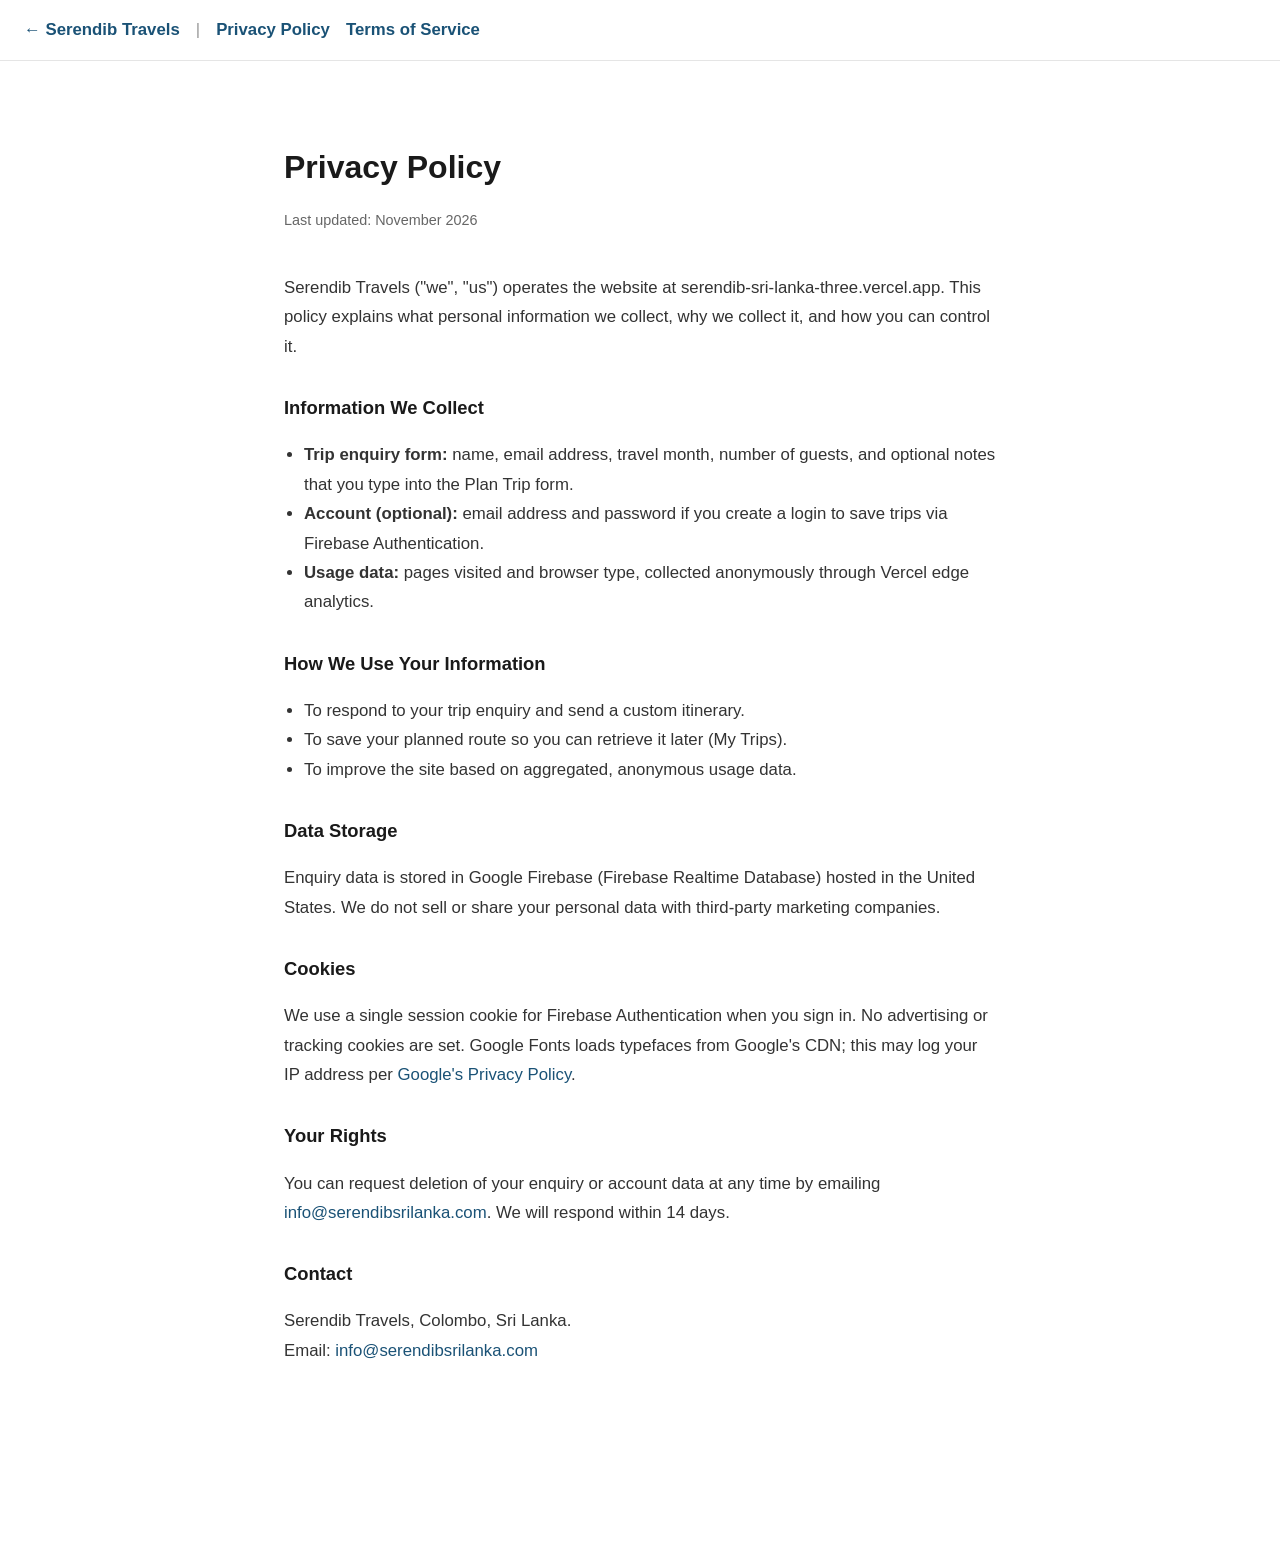
<file: privacy.html>
<!DOCTYPE html>
<html lang="en" dir="ltr">
<head>
  <meta charset="UTF-8" />
  <meta name="viewport" content="width=device-width, initial-scale=1.0" />
  <title>Privacy Policy | Serendib Travels</title>
  <meta name="description" content="Privacy policy for Serendib Travels Sri Lanka tour planning service." />
  <link rel="icon" href="./favicon.ico" />
  <link rel="stylesheet" href="./styles/tokens.css" />
  <link rel="stylesheet" href="./styles/main.css" />
  <style>
    .legal-page { max-width: 760px; margin: 80px auto; padding: 0 24px 80px; font-family: 'Plus Jakarta Sans', sans-serif; color: #1a1a1a; }
    .legal-page h1 { font-size: 2rem; margin-bottom: 8px; }
    .legal-page .meta { color: #666; font-size: 0.9rem; margin-bottom: 40px; }
    .legal-page h2 { font-size: 1.15rem; margin: 32px 0 8px; }
    .legal-page p, .legal-page li { line-height: 1.75; color: #333; }
    .legal-page ul { padding-left: 20px; }
    .legal-page a { color: #1a5276; }
    .legal-nav { display: flex; align-items: center; gap: 16px; padding: 16px 24px; border-bottom: 1px solid #e5e5e5; }
    .legal-nav a { color: #1a5276; text-decoration: none; font-weight: 600; font-family: 'Plus Jakarta Sans', sans-serif; }
  </style>
</head>
<body>
  <nav class="legal-nav">
    <a href="./index.html">← Serendib Travels</a>
    <span style="color:#999;">|</span>
    <a href="./privacy.html">Privacy Policy</a>
    <a href="./terms.html">Terms of Service</a>
  </nav>
  <div class="legal-page">
    <h1>Privacy Policy</h1>
    <p class="meta">Last updated: November 2026</p>

    <p>Serendib Travels ("we", "us") operates the website at serendib-sri-lanka-three.vercel.app. This policy explains what personal information we collect, why we collect it, and how you can control it.</p>

    <h2>Information We Collect</h2>
    <ul>
      <li><strong>Trip enquiry form:</strong> name, email address, travel month, number of guests, and optional notes that you type into the Plan Trip form.</li>
      <li><strong>Account (optional):</strong> email address and password if you create a login to save trips via Firebase Authentication.</li>
      <li><strong>Usage data:</strong> pages visited and browser type, collected anonymously through Vercel edge analytics.</li>
    </ul>

    <h2>How We Use Your Information</h2>
    <ul>
      <li>To respond to your trip enquiry and send a custom itinerary.</li>
      <li>To save your planned route so you can retrieve it later (My Trips).</li>
      <li>To improve the site based on aggregated, anonymous usage data.</li>
    </ul>

    <h2>Data Storage</h2>
    <p>Enquiry data is stored in Google Firebase (Firebase Realtime Database) hosted in the United States. We do not sell or share your personal data with third-party marketing companies.</p>

    <h2>Cookies</h2>
    <p>We use a single session cookie for Firebase Authentication when you sign in. No advertising or tracking cookies are set. Google Fonts loads typefaces from Google's CDN; this may log your IP address per <a href="https://policies.google.com/privacy" target="_blank" rel="noopener">Google's Privacy Policy</a>.</p>

    <h2>Your Rights</h2>
    <p>You can request deletion of your enquiry or account data at any time by emailing <a href="mailto:info@serendibsrilanka.com">info@serendibsrilanka.com</a>. We will respond within 14 days.</p>

    <h2>Contact</h2>
    <p>Serendib Travels, Colombo, Sri Lanka.<br/>Email: <a href="mailto:info@serendibsrilanka.com">info@serendibsrilanka.com</a></p>
  </div>
</body>
</html>
</file>
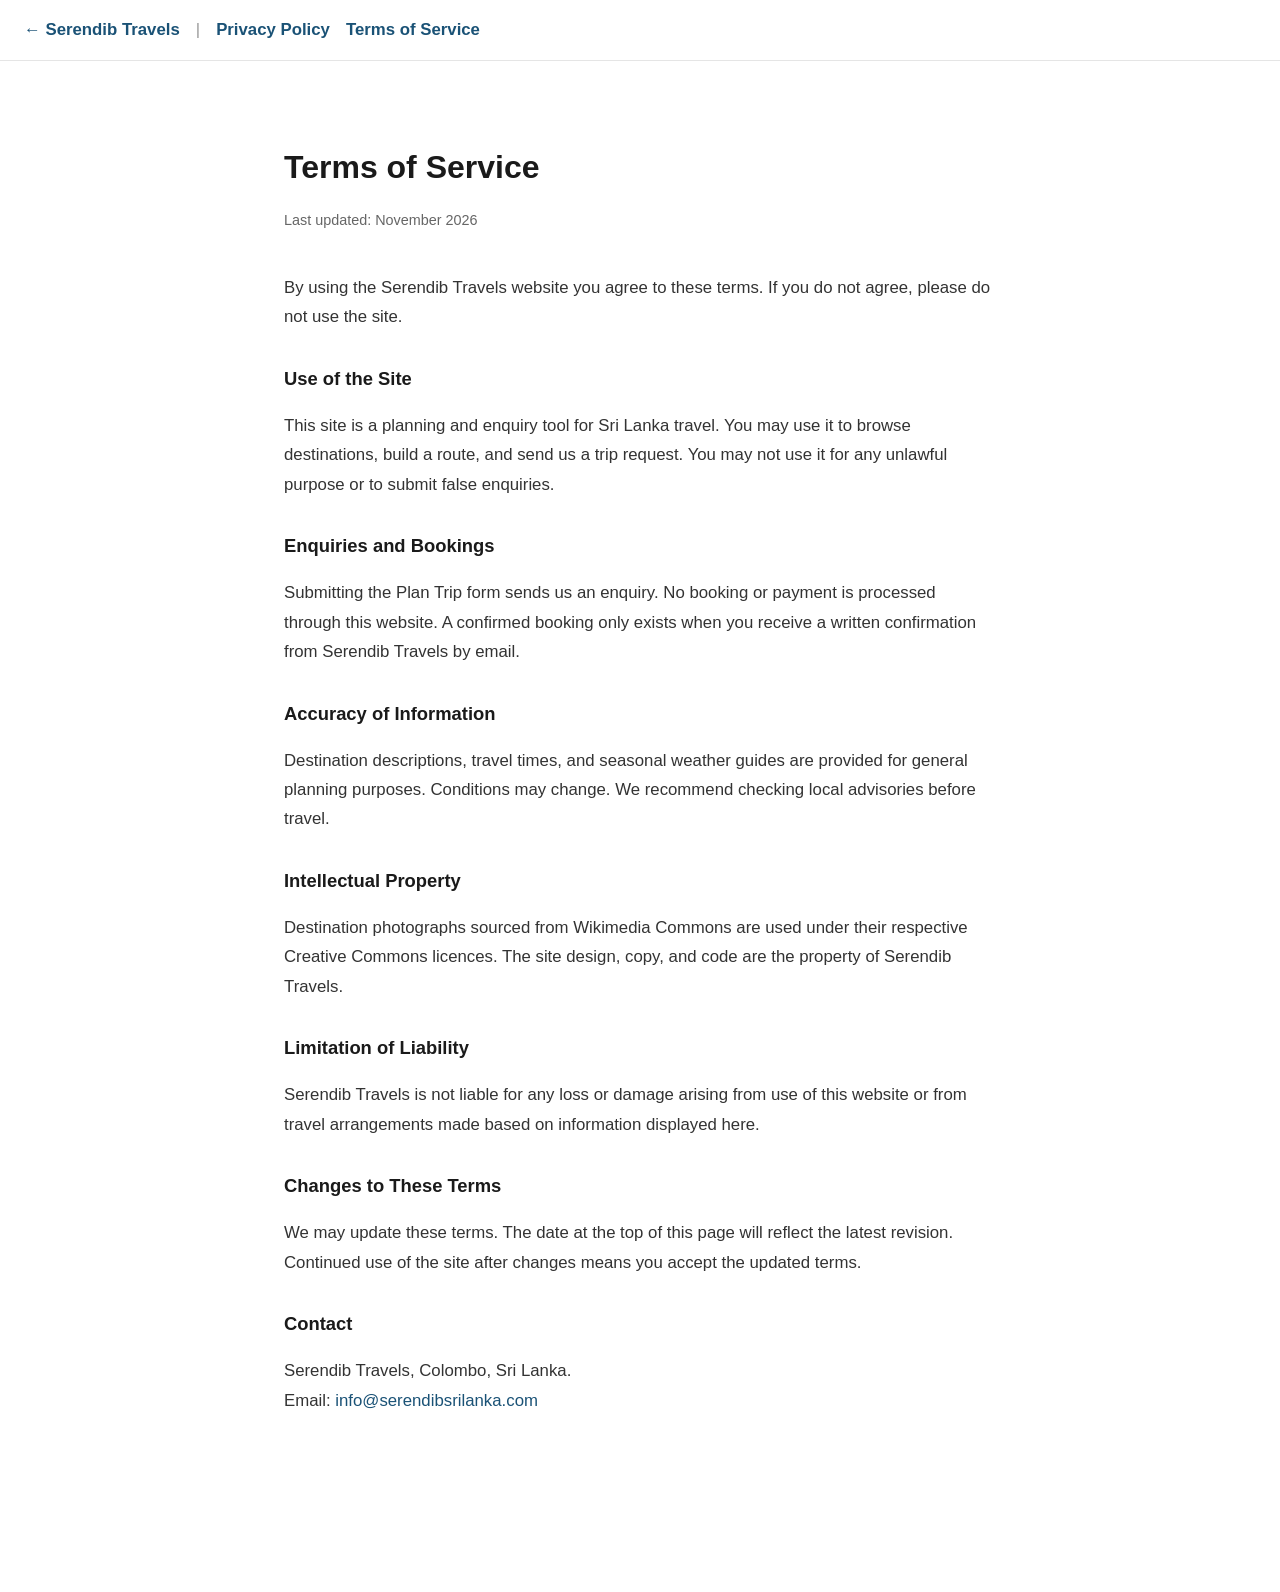
<file: terms.html>
<!DOCTYPE html>
<html lang="en" dir="ltr">
<head>
  <meta charset="UTF-8" />
  <meta name="viewport" content="width=device-width, initial-scale=1.0" />
  <title>Terms of Service | Serendib Travels</title>
  <meta name="description" content="Terms of service for Serendib Travels Sri Lanka tour planning service." />
  <link rel="icon" href="./favicon.ico" />
  <link rel="stylesheet" href="./styles/tokens.css" />
  <link rel="stylesheet" href="./styles/main.css" />
  <style>
    .legal-page { max-width: 760px; margin: 80px auto; padding: 0 24px 80px; font-family: 'Plus Jakarta Sans', sans-serif; color: #1a1a1a; }
    .legal-page h1 { font-size: 2rem; margin-bottom: 8px; }
    .legal-page .meta { color: #666; font-size: 0.9rem; margin-bottom: 40px; }
    .legal-page h2 { font-size: 1.15rem; margin: 32px 0 8px; }
    .legal-page p, .legal-page li { line-height: 1.75; color: #333; }
    .legal-page ul { padding-left: 20px; }
    .legal-page a { color: #1a5276; }
    .legal-nav { display: flex; align-items: center; gap: 16px; padding: 16px 24px; border-bottom: 1px solid #e5e5e5; }
    .legal-nav a { color: #1a5276; text-decoration: none; font-weight: 600; font-family: 'Plus Jakarta Sans', sans-serif; }
  </style>
</head>
<body>
  <nav class="legal-nav">
    <a href="./index.html">← Serendib Travels</a>
    <span style="color:#999;">|</span>
    <a href="./privacy.html">Privacy Policy</a>
    <a href="./terms.html">Terms of Service</a>
  </nav>
  <div class="legal-page">
    <h1>Terms of Service</h1>
    <p class="meta">Last updated: November 2026</p>

    <p>By using the Serendib Travels website you agree to these terms. If you do not agree, please do not use the site.</p>

    <h2>Use of the Site</h2>
    <p>This site is a planning and enquiry tool for Sri Lanka travel. You may use it to browse destinations, build a route, and send us a trip request. You may not use it for any unlawful purpose or to submit false enquiries.</p>

    <h2>Enquiries and Bookings</h2>
    <p>Submitting the Plan Trip form sends us an enquiry. No booking or payment is processed through this website. A confirmed booking only exists when you receive a written confirmation from Serendib Travels by email.</p>

    <h2>Accuracy of Information</h2>
    <p>Destination descriptions, travel times, and seasonal weather guides are provided for general planning purposes. Conditions may change. We recommend checking local advisories before travel.</p>

    <h2>Intellectual Property</h2>
    <p>Destination photographs sourced from Wikimedia Commons are used under their respective Creative Commons licences. The site design, copy, and code are the property of Serendib Travels.</p>

    <h2>Limitation of Liability</h2>
    <p>Serendib Travels is not liable for any loss or damage arising from use of this website or from travel arrangements made based on information displayed here.</p>

    <h2>Changes to These Terms</h2>
    <p>We may update these terms. The date at the top of this page will reflect the latest revision. Continued use of the site after changes means you accept the updated terms.</p>

    <h2>Contact</h2>
    <p>Serendib Travels, Colombo, Sri Lanka.<br/>Email: <a href="mailto:info@serendibsrilanka.com">info@serendibsrilanka.com</a></p>
  </div>
</body>
</html>
</file>
<file: styles/tokens.css>
/* Serendib Travels - Theme & Layout Tokens */

:root {
  color-scheme: light;

  /* Light Palette */
  --bg-limestone: #FFFFFF;
  --bg-sandstone: #F2F7F9;
  --bg-compass: #EAF3F6;
  --bg-compass-card: #FFFFFF;
  --bg-map-frame: #092736;
  --bg-cream: #FFFFFF;
  --bg-input: #FFFFFF;
  --bg-forest: #08222E;
  --bg-forest-elevated: #103445;
  --bg-header-scrolled: color-mix(in oklab, #FFFFFF 94%, transparent);

  --ink-primary: #0B222D;
  --ink-secondary: #47606D;
  --ink-muted: #647D8A;
  --ink-compass: #0B222D;
  --ink-compass-muted: #47606D;
  --ink-on-dark: #F2F8FA;
  --ink-on-dark-muted: rgba(242, 248, 250, 0.78);

  --accent-terracotta: #0077B6;
  --accent-terracotta-hover: #005E91;
  --accent-tea: #0F9D8A;
  --accent-brass: #E29D26;

  --hairline: rgba(11, 34, 45, 0.09);
  --hairline-strong: rgba(11, 34, 45, 0.18);
  --hairline-compass: rgba(11, 34, 45, 0.1);
  --hairline-on-dark: rgba(242, 248, 250, 0.16);

  --spotlight-color: rgba(0, 119, 182, 0.06);
  --status-info-bg: rgba(15, 157, 138, 0.1);

  /* Typography — Optical Fraunces Display + Crisp Plus Jakarta Sans UI */
  --font-display: 'Fraunces', 'Noto Sans Tamil', 'Noto Sans Devanagari', 'Noto Naskh Arabic', 'Noto Sans JP', 'Noto Sans KR', 'Noto Sans SC', Georgia, serif;
  --font-sans: 'Plus Jakarta Sans', 'Noto Sans Tamil', 'Noto Sans Devanagari', 'Noto Naskh Arabic', 'Noto Sans JP', 'Noto Sans KR', 'Noto Sans SC', -apple-system, BlinkMacSystemFont, 'Segoe UI', sans-serif;
  --font-mono: 'Plus Jakarta Sans', 'IBM Plex Mono', system-ui, sans-serif;

  /* Fluid Type Scale */
  --text-xs: 0.78rem;
  --text-sm: 0.89rem;
  --text-base: clamp(0.96rem, 0.93rem + 0.16vw, 1.05rem);
  --text-lg: clamp(1.1rem, 1.04rem + 0.28vw, 1.25rem);
  --text-xl: clamp(1.32rem, 1.18rem + 0.7vw, 1.85rem);
  --text-2xl: clamp(1.7rem, 1.44rem + 1.5vw, 2.75rem);
  --text-hero: clamp(2.15rem, 1.55rem + 3.4vw, 4.75rem);

  /* Spacing & Layout */
  --container-max: 1320px;
  --gutter: clamp(1rem, 3vw, 2.75rem);
  --section-py: clamp(2.25rem, 4.4vw, 4.75rem);

  /* Motion & View Transition Origin */
  --ease-smooth: cubic-bezier(0.22, 1, 0.36, 1);
  --transition-fast: 200ms var(--ease-smooth);
  --transition-med: 360ms var(--ease-smooth);
  --transition-slow: 600ms var(--ease-smooth);
  --vt-x: 90%;
  --vt-y: 36px;

  /* Radii & Shadows */
  --radius-sharp: 12px;
  --radius-card: 18px;
  --radius-soft: 20px;
  --radius-pill: 999px;
  --shadow-card: 0 4px 18px rgba(8, 34, 46, 0.055), 0 1px 3px rgba(8, 34, 46, 0.04);
  --shadow-card-hover: 0 16px 36px rgba(8, 34, 46, 0.11);
  --shadow-drawer: -12px 0 44px rgba(14, 22, 18, 0.16);
  --shadow-sheet: 0 -10px 36px rgba(14, 22, 18, 0.18);
  --shadow-popover: 0 16px 40px rgba(14, 22, 18, 0.14);
}

/* Dark Palette */
[data-theme="dark"] {
  color-scheme: dark;

  --bg-limestone: #07151D;
  --bg-sandstone: #0C1F2A;
  --bg-compass: #0A1B24;
  --bg-compass-card: #112834;
  --bg-map-frame: #06141B;
  --bg-cream: #10242F;
  --bg-input: #0B1D27;
  --bg-forest: #040E14;
  --bg-forest-elevated: #0E2734;
  --bg-header-scrolled: color-mix(in oklab, #07151D 92%, transparent);

  --ink-primary: #EEF6F9;
  --ink-secondary: #B9CED6;
  --ink-muted: #8FAAB6;
  --ink-compass: #EEF6F9;
  --ink-compass-muted: #B9CED6;
  --ink-on-dark: #EEF6F9;
  --ink-on-dark-muted: #B9CED6;

  --accent-terracotta: #26B0E8;
  --accent-terracotta-hover: #4DC4F5;
  --accent-tea: #2DD4BF;
  --accent-brass: #F4B852;

  --hairline: rgba(238, 246, 249, 0.12);
  --hairline-strong: rgba(238, 246, 249, 0.24);
  --hairline-compass: rgba(238, 246, 249, 0.12);
  --hairline-on-dark: rgba(238, 246, 249, 0.14);

  --spotlight-color: rgba(38, 176, 232, 0.08);
  --status-info-bg: rgba(45, 212, 191, 0.14);

  --shadow-card: 0 4px 16px rgba(0, 0, 0, 0.24);
  --shadow-card-hover: 0 14px 32px rgba(0, 0, 0, 0.36);
  --shadow-drawer: -12px 0 48px rgba(0, 0, 0, 0.48);
  --shadow-sheet: 0 -10px 40px rgba(0, 0, 0, 0.48);
  --shadow-popover: 0 18px 44px rgba(0, 0, 0, 0.46);
}
</file>
<file: styles/main.css>
/* Serendib Travels - Main Stylesheet */

@layer reset, base, components, utilities;

@layer reset {
  *,
  *::before,
  *::after {
    box-sizing: border-box;
  }

  html {
    scroll-behavior: smooth;
    -webkit-text-size-adjust: 100%;
    background-color: var(--bg-limestone);
  }

  @media (prefers-reduced-motion: reduce) {
    html {
      scroll-behavior: auto;
    }
    *,
    *::before,
    *::after {
      animation-duration: 0.01ms !important;
      animation-iteration-count: 1 !important;
      transition-duration: 0.01ms !important;
    }
  }

  body {
    margin: 0;
    font-family: var(--font-sans);
    font-size: var(--text-base);
    line-height: 1.65;
    color: var(--ink-primary);
    background-color: var(--bg-limestone);
    overflow-x: clip;
    -webkit-font-smoothing: antialiased;
    -moz-osx-font-smoothing: grayscale;
    transition: background-color 320ms ease, color 320ms ease;
  }

  body.drawer-open {
    overflow: hidden;
  }

  img {
    display: block;
    max-width: 100%;
    height: auto;
  }

  button,
  input,
  select,
  textarea {
    font: inherit;
    color: inherit;
  }

  a {
    color: inherit;
    text-decoration: none;
  }
}

@layer base {
  :focus-visible {
    outline: 2px solid var(--accent-terracotta);
    outline-offset: 3px;
  }

  /* Typographic harmony for non-Latin scripts */
  :is(html[lang="ta"], html[lang="hi"], html[lang="ar"], html[lang="ja"], html[lang="ko"], html[lang="zh"]) .display-serif {
    letter-spacing: -0.01em;
    line-height: 1.24;
  }

  :is(html[lang="ta"], html[lang="hi"], html[lang="ar"]) .mono-label,
  :is(html[lang="ta"], html[lang="hi"], html[lang="ar"]) .eyebrow,
  :is(html[lang="ta"], html[lang="hi"], html[lang="ar"]) .text-link-btn {
    letter-spacing: 0.02em;
    text-transform: none;
  }

  /* View Transitions API — Tactile Circular Theme Reveal */
  ::view-transition-old(root),
  ::view-transition-new(root) {
    animation: none;
    mix-blend-mode: normal;
  }

  ::view-transition-new(root) {
    animation: theme-circle-reveal 520ms var(--ease-smooth);
  }

  @keyframes theme-circle-reveal {
    from {
      clip-path: circle(0px at var(--vt-x) var(--vt-y));
    }
    to {
      clip-path: circle(150vmax at var(--vt-x) var(--vt-y));
    }
  }

  .container {
    width: min(100% - (var(--gutter) * 2), var(--container-max));
    margin-inline: auto;
  }

  .sr-only {
    position: absolute;
    width: 1px;
    height: 1px;
    padding: 0;
    margin: -1px;
    overflow: hidden;
    clip: rect(0, 0, 0, 0);
    white-space: nowrap;
    border: 0;
  }

  .mono-label {
    font-family: var(--font-mono);
    font-size: 0.78rem;
    letter-spacing: 0.04em;
    font-weight: 600;
  }

  .display-serif {
    font-family: var(--font-display);
    font-weight: 500;
    line-height: 1.12;
    letter-spacing: -0.018em;
  }

  .display-serif em {
    font-style: normal;
    font-weight: inherit;
  }

  .section {
    padding-block: var(--section-py);
    position: relative;
  }

  .section--sand {
    background-color: var(--bg-sandstone);
  }

  .section--forest {
    background-color: var(--bg-compass);
    color: var(--ink-compass);
  }

  .section--forest .section-subcopy {
    color: var(--ink-compass-muted);
  }

  .eyebrow {
    display: inline-flex;
    align-items: center;
    gap: 0.55rem;
    font-family: var(--font-mono);
    font-size: 0.8rem;
    letter-spacing: 0.05em;
    font-weight: 600;
    color: var(--accent-terracotta);
    margin-block-end: 0.7rem;
  }

  .section--forest .eyebrow {
    color: var(--accent-tea);
  }

  .eyebrow::before {
    content: '';
    width: 1.25rem;
    height: 2px;
    border-radius: 2px;
    background-color: currentColor;
  }

  [data-reveal] {
    opacity: 0;
    transform: translateY(18px);
    transition: opacity 720ms var(--ease-smooth), transform 720ms var(--ease-smooth);
  }

  [data-reveal].is-visible {
    opacity: 1;
    transform: translateY(0);
  }
}

@layer components {
  /* ========================================================================
     Buttons
     ======================================================================== */
  .btn {
    display: inline-flex;
    align-items: center;
    justify-content: center;
    gap: 0.55rem;
    min-height: 48px;
    padding-block: 0.72rem;
    padding-inline: 1.45rem;
    border-radius: var(--radius-pill);
    border: 1px solid transparent;
    font-size: 0.9rem;
    font-weight: 600;
    letter-spacing: 0.01em;
    cursor: pointer;
    transition: background-color var(--transition-fast),
      border-color var(--transition-fast),
      color var(--transition-fast),
      transform var(--transition-fast),
      box-shadow var(--transition-fast);
    white-space: nowrap;
  }

  .btn--primary {
    background-color: var(--accent-terracotta);
    color: #FFFFFF;
  }

  .btn--primary:hover {
    background-color: var(--accent-terracotta-hover);
  }

  .btn--dark {
    background-color: var(--bg-forest);
    color: var(--ink-on-dark);
    border-color: var(--hairline-on-dark);
  }

  [data-theme="dark"] .btn--dark {
    background-color: var(--accent-terracotta);
    color: #FFFFFF;
    border-color: transparent;
  }

  .btn--dark:hover {
    background-color: var(--bg-forest-elevated);
  }

  [data-theme="dark"] .btn--dark:hover {
    background-color: var(--accent-terracotta-hover);
  }

  .btn--ghost-light {
    border-color: rgba(255, 255, 255, 0.42);
    color: #FFFFFF;
    background-color: rgba(20, 33, 26, 0.28);
    backdrop-filter: blur(8px);
  }

  .btn--ghost-light:hover {
    border-color: #FFFFFF;
    background-color: rgba(255, 255, 255, 0.14);
  }

  .btn--outline {
    border-color: var(--hairline-strong);
    color: var(--ink-primary);
    background-color: transparent;
  }

  .btn--outline:hover {
    border-color: var(--ink-primary);
    background-color: color-mix(in oklab, var(--ink-primary) 5%, transparent);
  }

  .btn .arrow-icon {
    transition: transform var(--transition-fast);
  }

  .btn:hover .arrow-icon {
    transform: translateX(3px);
  }

  [dir="rtl"] .btn:hover .arrow-icon {
    transform: translateX(-3px);
  }

  /* ========================================================================
     Site Header, Scroll Progress Hairline, Theme & Language Controls
     ======================================================================== */
  .site-header {
    position: fixed;
    top: 0;
    inset-inline: 0;
    z-index: 60;
    padding-top: max(0.68rem, env(safe-area-inset-top));
    padding-bottom: 0.68rem;
    color: #FFFFFF;
    transition: background-color 320ms ease, color 320ms ease, border-color 320ms ease, padding 320ms ease;
    border-bottom: 1px solid rgba(255, 255, 255, 0.14);
  }

  .site-header.is-scrolled {
    background-color: var(--bg-header-scrolled);
    backdrop-filter: blur(18px);
    -webkit-backdrop-filter: blur(18px);
    color: var(--ink-primary);
    border-bottom-color: var(--hairline);
    padding-top: max(0.55rem, env(safe-area-inset-top));
    padding-bottom: 0.55rem;
  }

  /* Scroll-Driven Reading Progress Hairline */
  .scroll-progress {
    position: absolute;
    inset-inline: 0;
    bottom: -1px;
    height: 2px;
    background-color: var(--accent-terracotta);
    transform-origin: left;
    transform: scaleX(0);
    pointer-events: none;
  }

  [dir="rtl"] .scroll-progress {
    transform-origin: right;
  }

  @supports (animation-timeline: scroll()) {
    .scroll-progress {
      animation: grow-progress linear both;
      animation-timeline: scroll(root);
    }
    @keyframes grow-progress {
      from { transform: scaleX(0); }
      to { transform: scaleX(1); }
    }
  }

  .header-inner {
    display: flex;
    align-items: center;
    justify-content: space-between;
    gap: 0.5rem;
  }

  .brand-lockup {
    display: inline-flex;
    align-items: center;
    gap: 0.6rem;
    min-height: 44px;
    white-space: nowrap;
    flex-shrink: 0;
  }

  .brand-wordmark {
    font-family: var(--font-sans);
    font-weight: 600;
    font-size: 0.92rem;
    letter-spacing: 0.22em;
    text-transform: uppercase;
  }

  .brand-sinhala {
    display: none;
    font-size: 0.78rem;
    opacity: 0.72;
    white-space: nowrap;
  }

  @media (min-width: 640px) {
    .brand-sinhala {
      display: inline;
    }
    .header-inner {
      gap: 1.25rem;
    }
  }

  .header-nav {
    display: none;
    align-items: center;
    gap: 1.55rem;
  }

  .header-nav a {
    font-size: 0.84rem;
    font-weight: 500;
    opacity: 0.86;
    position: relative;
    padding-block: 0.35rem;
    transition: opacity var(--transition-fast);
    white-space: nowrap;
  }

  .header-nav a::after {
    content: '';
    position: absolute;
    inset-inline: 0;
    bottom: 0;
    height: 1px;
    background-color: currentColor;
    transform: scaleX(0);
    transform-origin: start;
    transition: transform var(--transition-fast);
  }

  .header-nav a:hover {
    opacity: 1;
  }

  .header-nav a:hover::after {
    transform: scaleX(1);
  }

  .header-actions {
    display: flex;
    align-items: center;
    gap: 0.42rem;
    flex-shrink: 0;
  }

  /* Icon Pill Controls (Theme + Language + Route) */
  .icon-pill-btn {
    display: inline-flex;
    align-items: center;
    justify-content: center;
    gap: 0.35rem;
    min-width: 38px;
    height: 38px;
    padding-inline: 0.6rem;
    border-radius: var(--radius-pill);
    border: 1px solid rgba(255, 255, 255, 0.35);
    background: transparent;
    font-size: 0.76rem;
    font-weight: 500;
    cursor: pointer;
    white-space: nowrap;
    flex-shrink: 0;
    transition: background-color var(--transition-fast), border-color var(--transition-fast);
  }

  .site-header.is-scrolled .icon-pill-btn {
    border-color: var(--hairline-strong);
  }

  .icon-pill-btn:hover {
    background-color: color-mix(in oklab, var(--accent-terracotta) 16%, transparent);
  }

  .theme-label {
    display: none;
  }

  @media (min-width: 1200px) {
    .theme-label {
      display: inline;
    }
  }

  .lang-wrap {
    position: static;
  }

  .lang-popover {
    position: absolute;
    top: calc(100% + 6px);
    inset-inline: var(--gutter);
    width: auto;
    max-height: 75dvh;
    overflow-y: auto;
    background-color: var(--bg-cream);
    color: var(--ink-primary);
    border: 1px solid var(--hairline-strong);
    border-radius: var(--radius-soft);
    box-shadow: var(--shadow-popover);
    padding: 0.5rem;
    display: grid;
    grid-template-columns: repeat(2, 1fr);
    gap: 0.25rem;
    z-index: 95;
  }

  @media (min-width: 560px) {
    .lang-wrap {
      position: relative;
    }
    .lang-popover {
      top: calc(100% + 10px);
      inset-inline-start: auto;
      inset-inline-end: 0;
      width: 416px;
      grid-template-columns: repeat(2, 1fr);
      gap: 0.25rem;
    }
  }

  .lang-popover[hidden] {
    display: none;
  }

  .lang-option {
    display: flex;
    align-items: center;
    justify-content: space-between;
    gap: 0.75rem;
    width: 100%;
    min-height: 40px;
    padding: 0.45rem 0.7rem;
    border: 0;
    border-radius: var(--radius-sharp);
    background: transparent;
    text-align: start;
    cursor: pointer;
    transition: background-color var(--transition-fast);
  }

  .lang-option:hover {
    background-color: var(--bg-sandstone);
  }

  .lang-option.is-active {
    background-color: color-mix(in oklab, var(--accent-terracotta) 14%, transparent);
    color: var(--accent-terracotta);
    font-weight: 600;
  }

  .lang-option__native {
    font-size: 0.9rem;
  }

  .lang-option__meta {
    font-family: var(--font-mono);
    font-size: 0.68rem;
    opacity: 0.7;
  }

  .route-trigger {
    display: inline-flex;
    align-items: center;
    gap: 0.4rem;
    height: 38px;
    padding-inline: 0.68rem;
    border-radius: var(--radius-pill);
    border: 1px solid rgba(255, 255, 255, 0.35);
    background: transparent;
    font-size: 0.78rem;
    font-weight: 500;
    white-space: nowrap;
    flex-shrink: 0;
    cursor: pointer;
    transition: background-color var(--transition-fast), border-color var(--transition-fast);
  }

  .site-header.is-scrolled .route-trigger {
    border-color: var(--hairline-strong);
  }

  .route-trigger:hover {
    background-color: color-mix(in oklab, var(--accent-terracotta) 16%, transparent);
  }

  .route-trigger__label {
    display: none;
  }

  @media (min-width: 440px) {
    .route-trigger__label {
      display: inline;
      max-width: 95px;
      overflow: hidden;
      text-overflow: ellipsis;
    }
  }

  .route-count {
    display: inline-flex;
    align-items: center;
    justify-content: center;
    min-width: 20px;
    height: 20px;
    padding-inline: 5px;
    border-radius: var(--radius-pill);
    background-color: var(--accent-terracotta);
    color: #FFFFFF;
    font-family: var(--font-mono);
    font-size: 0.7rem;
  }

  .header-cta {
    display: none;
  }

  .menu-toggle {
    display: inline-flex;
    flex-direction: column;
    justify-content: center;
    align-items: center;
    gap: 5px;
    width: 40px;
    height: 38px;
    padding: 0;
    background: transparent;
    border: 1px solid rgba(255, 255, 255, 0.32);
    border-radius: var(--radius-sharp);
    cursor: pointer;
    flex-shrink: 0;
  }

  .site-header.is-scrolled .menu-toggle {
    border-color: var(--hairline-strong);
  }

  .menu-toggle span {
    display: block;
    width: 17px;
    height: 1.5px;
    background-color: currentColor;
  }

  @media (min-width: 1080px) {
    .header-nav {
      display: flex;
    }
    .header-cta {
      display: inline-flex;
      min-height: 38px;
      padding-block: 0.4rem;
      padding-inline: 1rem;
    }
    .menu-toggle {
      display: none;
    }
  }

  /* Mobile Full-Screen Navigation */
  .mobile-nav {
    position: fixed;
    inset: 0;
    z-index: 85;
    background-color: var(--bg-forest);
    color: var(--ink-on-dark);
    padding: 1.25rem var(--gutter) 2rem;
    display: flex;
    flex-direction: column;
    justify-content: space-between;
    overflow-y: auto;
    opacity: 0;
    pointer-events: none;
    transform: translateY(-10px);
    transition: opacity 320ms var(--ease-smooth), transform 320ms var(--ease-smooth);
  }

  .mobile-nav.is-open {
    opacity: 1;
    pointer-events: auto;
    transform: translateY(0);
  }

  .mobile-nav__top {
    display: flex;
    align-items: center;
    justify-content: space-between;
    padding-bottom: 1rem;
    border-bottom: 1px solid var(--hairline-on-dark);
  }

  .mobile-nav__close {
    width: 44px;
    height: 44px;
    border: 1px solid var(--hairline-on-dark);
    border-radius: var(--radius-sharp);
    background: transparent;
    color: var(--ink-on-dark);
    font-size: 1.35rem;
    cursor: pointer;
  }

  .mobile-nav__links {
    display: flex;
    flex-direction: column;
    gap: 0.2rem;
    margin-block: 1.25rem;
  }

  .mobile-nav__links a {
    font-family: var(--font-display);
    font-size: 1.85rem;
    line-height: 1.28;
    padding-block: 0.5rem;
    border-bottom: 1px solid var(--hairline-on-dark);
    display: flex;
    align-items: baseline;
    justify-content: space-between;
  }

  .mobile-nav__links a span {
    font-family: var(--font-mono);
    font-size: 0.7rem;
    color: var(--accent-brass);
  }

  .mobile-nav__footer {
    display: flex;
    flex-direction: column;
    gap: 0.85rem;
  }

  /* ========================================================================
     Hero
     ======================================================================== */
  .hero {
    position: relative;
    min-height: 78svh;
    display: flex;
    align-items: flex-end;
    padding-top: 5.25rem;
    padding-bottom: clamp(1.85rem, 4.5vw, 4.25rem);
    background-color: var(--bg-forest);
    color: #FFFFFF;
    overflow: hidden;
  }

  @media (min-width: 768px) {
    .hero {
      min-height: 94svh;
      padding-top: 6rem;
    }
  }

  .hero__slider {
    position: absolute;
    inset: 0;
    z-index: 0;
    overflow: hidden;
    background-color: #07151D;
  }

  .hero__slide {
    position: absolute;
    inset: 0;
    margin: 0;
    width: 100%;
    height: 100%;
    opacity: 0;
    transform: scale(1.045);
    transition: opacity 1100ms cubic-bezier(0.22, 1, 0.36, 1), transform 5500ms ease-out;
    pointer-events: none;
    z-index: 0;
    will-change: opacity, transform;
  }

  .hero__slide.is-active {
    opacity: 1;
    transform: scale(1);
    z-index: 1;
  }

  .hero__slide img {
    width: 100%;
    height: 100%;
    object-fit: cover;
    display: block;
  }

  @media (prefers-reduced-motion: reduce) {
    .hero__slide {
      transform: none !important;
      transition: opacity 250ms ease !important;
    }
  }

  .hero__scrim {
    position: absolute;
    inset: 0;
    z-index: 1;
    pointer-events: none;
    background:
      linear-gradient(180deg, rgba(7, 21, 29, 0.44) 0%, rgba(7, 21, 29, 0.06) 28%, rgba(7, 21, 29, 0.24) 55%, rgba(7, 21, 29, 0.86) 100%),
      linear-gradient(90deg, rgba(7, 21, 29, 0.5) 0%, rgba(7, 21, 29, 0.16) 50%, rgba(7, 21, 29, 0) 78%);
  }

  [dir="rtl"] .hero__scrim {
    background:
      linear-gradient(180deg, rgba(7, 21, 29, 0.44) 0%, rgba(7, 21, 29, 0.06) 28%, rgba(7, 21, 29, 0.24) 55%, rgba(7, 21, 29, 0.86) 100%),
      linear-gradient(270deg, rgba(7, 21, 29, 0.5) 0%, rgba(7, 21, 29, 0.16) 50%, rgba(7, 21, 29, 0) 78%);
  }

  .hero__content {
    position: relative;
    z-index: 2;
    display: grid;
    grid-template-columns: 1fr;
    gap: 2rem;
    align-items: end;
  }

  .hero__title {
    font-size: var(--text-hero);
    margin: 0 0 0.75rem;
    max-width: 15ch;
    color: #FFFFFF;
    text-shadow: 0 2px 22px rgba(7, 21, 29, 0.48);
  }

  .hero__subtitle {
    max-width: 46ch;
    margin: 0 0 1.25rem;
    color: rgba(255, 255, 255, 0.94);
    font-size: clamp(0.94rem, 0.9rem + 0.25vw, 1.08rem);
    line-height: 1.52;
    text-shadow: 0 1px 14px rgba(7, 21, 29, 0.48);
  }

  .hero__bottom-row {
    display: flex;
    flex-direction: column;
    gap: 1rem;
    align-items: flex-start;
  }

  @media (min-width: 768px) {
    .hero__bottom-row {
      flex-direction: row;
      align-items: center;
      justify-content: space-between;
    }
  }

  .hero__actions {
    display: flex;
    flex-wrap: wrap;
    gap: 0.65rem;
  }

  .hero__dots {
    display: inline-flex;
    align-items: center;
    gap: 0.45rem;
    padding: 0.35rem 0.6rem;
    border-radius: var(--radius-pill);
    background: rgba(7, 21, 29, 0.42);
    backdrop-filter: blur(8px);
    -webkit-backdrop-filter: blur(8px);
    border: 1px solid rgba(255, 255, 255, 0.22);
  }

  .hero__dot {
    width: 8px;
    height: 8px;
    padding: 0;
    border: 0;
    border-radius: 999px;
    background: rgba(255, 255, 255, 0.46);
    cursor: pointer;
    transition: width 320ms cubic-bezier(0.22, 1, 0.36, 1), background-color 240ms ease;
  }

  .hero__dot:hover {
    background: rgba(255, 255, 255, 0.85);
  }

  .hero__dot.is-active {
    width: 26px;
    background: #FFFFFF;
  }

  @media (max-width: 480px) {
    .hero__actions .btn {
      flex: 1 1 auto;
      padding-inline: 0.9rem;
      min-height: 44px;
      font-size: 0.82rem;
    }
  }

  /* ========================================================================
     Quick Journey Finder Strip
     ======================================================================== */
  .finder-strip {
    background-color: var(--bg-cream);
    border-bottom: 1px solid var(--hairline);
  }

  .finder-form {
    display: grid;
    grid-template-columns: 1fr 1fr;
    gap: 0;
  }

  .finder-field {
    padding: 0.78rem 0.75rem;
    border-bottom: 1px solid var(--hairline);
    display: flex;
    flex-direction: column;
    gap: 0.2rem;
  }

  .finder-field:first-child {
    border-inline-end: 1px solid var(--hairline);
  }

  .finder-field:nth-child(3) {
    grid-column: 1 / -1;
    border-inline-end: 0;
  }

  .finder-field label {
    font-family: var(--font-mono);
    font-size: 0.66rem;
    letter-spacing: 0.11em;
    text-transform: uppercase;
    color: var(--ink-muted);
  }

  .finder-field select {
    border: 0;
    background: transparent;
    font-weight: 500;
    font-size: max(0.94rem, 16px);
    color: var(--ink-primary);
    padding: 0.15rem 0;
    cursor: pointer;
    min-height: 34px;
    width: 100%;
    text-overflow: ellipsis;
  }

  .finder-field select option {
    background-color: var(--bg-cream);
    color: var(--ink-primary);
  }

  .finder-submit-wrap {
    grid-column: 1 / -1;
    padding: 0.78rem 0;
    display: flex;
    align-items: center;
    justify-content: space-between;
    gap: 0.75rem;
  }

  .finder-submit-wrap .btn {
    width: 100%;
  }

  @media (min-width: 860px) {
    .finder-form {
      grid-template-columns: 1.15fr 1.15fr 1fr auto;
      align-items: stretch;
    }
    .finder-field {
      border-bottom: 0;
      border-inline-end: 1px solid var(--hairline);
      padding: 1.2rem 1.35rem;
    }
    .finder-field:nth-child(3) {
      grid-column: auto;
      border-inline-end: 1px solid var(--hairline);
    }
    .finder-field:first-child {
      padding-inline-start: 0;
    }
    .finder-field select {
      font-size: 0.94rem;
    }
    .finder-submit-wrap {
      grid-column: auto;
      padding-block: 0.85rem;
      padding-inline-start: 1.35rem;
    }
    .finder-submit-wrap .btn {
      width: auto;
    }
  }

  /* ========================================================================
     01 — Island Overview Spread
     ======================================================================== */
  .intro-grid {
    display: grid;
    grid-template-columns: 1fr;
    gap: clamp(1.35rem, 4vw, 4.5rem);
    align-items: start;
  }

  .intro-title {
    font-size: var(--text-2xl);
    margin: 0;
    max-width: 18ch;
  }

  .intro-lead {
    font-size: clamp(0.98rem, 0.94rem + 0.3vw, 1.15rem);
    color: var(--ink-secondary);
    margin: 0 0 1.25rem;
    max-width: 54ch;
  }

  .datum-list {
    border-top: 1px solid var(--hairline);
  }

  .datum-row {
    display: grid;
    grid-template-columns: 1fr;
    gap: 0.25rem;
    padding-block: 0.85rem;
    border-bottom: 1px solid var(--hairline);
  }

  .datum-key {
    color: var(--ink-muted);
  }

  .datum-val {
    font-weight: 500;
    color: var(--ink-primary);
  }

  @media (min-width: 900px) {
    .intro-grid {
      grid-template-columns: 5fr 7fr;
    }
    .datum-row {
      grid-template-columns: 14rem 1fr;
      align-items: baseline;
      gap: 1.5rem;
    }
  }

  /* Destinations Grid */
  .section-header-split {
    display: flex;
    flex-direction: column;
    gap: 0.65rem;
    margin-bottom: clamp(1.15rem, 3vw, 2.5rem);
  }

  .section-heading {
    font-size: var(--text-2xl);
    margin: 0;
  }

  .section-subcopy {
    max-width: 46ch;
    margin: 0;
    color: var(--ink-secondary);
    font-size: 0.92rem;
  }

  @media (min-width: 900px) {
    .section-header-split {
      flex-direction: row;
      align-items: flex-end;
      justify-content: space-between;
      gap: 1.25rem;
    }
  }

  .atlas-controls {
    display: flex;
    align-items: center;
    justify-content: space-between;
    gap: 0.75rem;
    margin-bottom: 1.15rem;
    border-bottom: 1px solid var(--hairline);
    padding-bottom: 0.75rem;
  }

  .filter-rail {
    width: 100%;
    display: flex;
    align-items: center;
    gap: 0.5rem;
    overflow-x: auto;
    scrollbar-width: none;
    padding-bottom: 2px;
    -webkit-overflow-scrolling: touch;
  }

  .filter-rail::-webkit-scrollbar {
    display: none;
  }

  .filter-chip {
    flex: 0 0 auto;
    min-height: 40px;
    padding: 0.45rem 1rem;
    border-radius: var(--radius-pill);
    border: 1px solid var(--hairline-strong);
    background: transparent;
    font-size: 0.82rem;
    font-weight: 500;
    color: var(--ink-secondary);
    cursor: pointer;
    transition: background-color var(--transition-fast), color var(--transition-fast), border-color var(--transition-fast);
    white-space: nowrap;
  }

  .filter-chip:hover {
    border-color: var(--ink-primary);
    color: var(--ink-primary);
  }

  .filter-chip.is-active {
    background-color: var(--bg-forest);
    border-color: var(--bg-forest);
    color: var(--ink-on-dark);
  }

  [data-theme="dark"] .filter-chip.is-active {
    background-color: var(--accent-terracotta);
    border-color: var(--accent-terracotta);
    color: #FFFFFF;
  }

  .mobile-rail-arrows {
    display: none;
  }

  .rail-btn {
    width: 38px;
    height: 38px;
    border-radius: 50%;
    border: 1px solid var(--hairline-strong);
    background: var(--bg-cream);
    color: var(--ink-primary);
    display: inline-flex;
    align-items: center;
    justify-content: center;
    cursor: pointer;
  }

  .atlas-grid {
    display: grid;
    grid-template-columns: repeat(2, minmax(0, 1fr));
    gap: 0.72rem;
    overflow: visible;
    padding-bottom: 0;
  }

  .dest-card {
    container-type: inline-size;
    display: flex;
    flex-direction: column;
    background-color: var(--bg-cream);
    border: 1px solid var(--hairline);
    border-radius: 14px;
    box-shadow: var(--shadow-card);
    overflow: hidden;
    position: relative;
    transition: transform var(--transition-med), box-shadow var(--transition-med), border-color var(--transition-fast);
  }

  @media (max-width: 767px) {
    .atlas-grid:not(.is-expanded) .dest-card:nth-child(n + 7) {
      display: none;
    }
    .dest-card__body {
      padding: 0.56rem 0.62rem 0.62rem;
    }
    .dest-card__meta .mono-label {
      font-size: 0.63rem;
    }
    .dest-card__meta .mono-label:first-child {
      overflow: hidden;
      text-overflow: ellipsis;
      white-space: nowrap;
    }
    .dest-card__meta .mono-label:last-child {
      flex-shrink: 0;
    }
    .dest-card__title {
      font-size: 0.88rem;
      line-height: 1.24;
      margin: 0 0 0.5rem;
    }
    .dest-card__footer {
      gap: 0.25rem;
      padding-top: 0.45rem;
    }
    .dest-card__footer .text-link-btn {
      font-size: 0.74rem;
      min-height: 32px;
      padding: 0.2rem 0;
      white-space: nowrap;
    }
    .dest-card__footer .add-stop-btn {
      min-height: 30px;
      padding: 0.22rem 0.5rem;
      font-size: 0.71rem;
      white-space: nowrap;
      flex-shrink: 0;
    }
  }

  @media (min-width: 768px) {
    .atlas-grid {
      gap: 2rem 1.65rem;
    }
    .dest-card {
      border-radius: var(--radius-card);
    }
  }

  @media (min-width: 768px) and (max-width: 1119px) {
    .atlas-grid:not(.is-expanded) .dest-card:nth-child(n + 3) {
      display: none;
    }
  }

  @media (min-width: 1120px) {
    .atlas-grid {
      grid-template-columns: repeat(4, minmax(0, 1fr));
      gap: 2.25rem 1.5rem;
    }
    .atlas-grid:not(.is-expanded) .dest-card:nth-child(n + 5) {
      display: none;
    }
  }

  .atlas-expand-wrap {
    display: flex;
    justify-content: center;
    margin-top: 1.35rem;
  }

  .atlas-expand-wrap[hidden] {
    display: none !important;
  }

  @media (min-width: 768px) {
    .atlas-expand-wrap {
      margin-top: 2rem;
    }
  }

  .atlas-expand-btn {
    min-width: 220px;
    gap: 0.65rem;
    background-color: var(--bg-cream);
  }

  .atlas-expand-arrow {
    display: inline-block;
    transition: transform var(--transition-fast);
  }

  .atlas-expand-btn[aria-expanded="true"] .atlas-expand-arrow {
    transform: rotate(180deg);
  }

  .dest-card:hover {
    transform: translateY(-4px);
    box-shadow: var(--shadow-card-hover);
    border-color: var(--hairline-strong);
  }

  .dest-card__media {
    position: relative;
    aspect-ratio: 4 / 3;
    overflow: hidden;
    background-color: var(--bg-sandstone);
    cursor: pointer;
  }

  .dest-card__media img {
    width: 100%;
    height: 100%;
    object-fit: cover;
    object-position: center 28%;
    transition: transform var(--transition-slow);
  }

  .dest-card__badge {
    position: absolute;
    top: 0.65rem;
    left: 0.65rem;
    z-index: 2;
    padding: 0.22rem 0.6rem;
    border-radius: var(--radius-pill);
    background-color: rgba(7, 21, 29, 0.78);
    backdrop-filter: blur(8px);
    color: #FFFFFF;
    border: 1px solid rgba(255, 255, 255, 0.2);
    font-family: var(--font-mono);
    font-size: 0.68rem;
    letter-spacing: 0.06em;
    text-transform: uppercase;
    font-weight: 500;
  }

  .dest-card:hover .dest-card__media img {
    transform: scale(1.045);
  }

  .dest-card__body {
    padding: 0.85rem 1rem 0.95rem;
    display: flex;
    flex-direction: column;
    flex: 1;
  }

  .dest-card__meta {
    display: flex;
    align-items: center;
    justify-content: space-between;
    gap: 0.5rem;
    color: var(--ink-muted);
    margin-bottom: 0.3rem;
  }

  .dest-card__title {
    font-family: var(--font-sans);
    font-size: 1.08rem;
    line-height: 1.25;
    font-weight: 600;
    letter-spacing: -0.01em;
    margin: 0 0 0.75rem;
    flex: 1;
    cursor: pointer;
  }

  @container (min-width: 300px) {
    .dest-card__title {
      font-size: 1.18rem;
    }
  }

  .dest-card__tagline {
    font-size: 0.87rem;
    line-height: 1.48;
    color: var(--ink-secondary);
    margin: 0 0 0.85rem;
    flex: 1;
  }

  .dest-card__footer {
    display: flex;
    align-items: center;
    justify-content: space-between;
    gap: 0.5rem;
    padding-top: 0.7rem;
    border-top: 1px solid var(--hairline);
  }

  .text-link-btn {
    border: 0;
    background: transparent;
    padding: 0.45rem 0;
    min-height: 40px;
    font-size: 0.84rem;
    font-weight: 600;
    letter-spacing: 0.01em;
    color: var(--accent-terracotta);
    cursor: pointer;
    display: inline-flex;
    align-items: center;
    gap: 0.3rem;
  }

  .text-link-btn:hover {
    color: var(--accent-terracotta-hover);
  }

  .add-stop-btn {
    min-height: 36px;
    padding: 0.35rem 0.78rem;
    border-radius: var(--radius-pill);
    border: 1px solid var(--hairline-strong);
    background: transparent;
    font-size: 0.76rem;
    font-weight: 500;
    cursor: pointer;
    transition: background-color var(--transition-fast), color var(--transition-fast), border-color var(--transition-fast);
  }

  .add-stop-btn.is-saved {
    background-color: var(--accent-tea);
    border-color: var(--accent-tea);
    color: #FFFFFF;
  }

  /* ========================================================================
     03 — Interactive Twin-Monsoon Compass
     ======================================================================== */
  .compass-layout {
    display: grid;
    grid-template-columns: 1fr;
    gap: clamp(1.35rem, 3.5vw, 3.75rem);
    align-items: start;
  }

  @media (min-width: 980px) {
    .compass-layout {
      grid-template-columns: 5.2fr 6.8fr;
    }
  }

  .month-grid {
    display: grid;
    grid-template-columns: repeat(4, 1fr);
    gap: 0.4rem;
    margin-bottom: 1rem;
  }

  @media (min-width: 520px) {
    .month-grid {
      grid-template-columns: repeat(6, 1fr);
    }
  }

  .month-btn {
    min-height: 42px;
    border: 1px solid var(--hairline-compass);
    border-radius: var(--radius-sharp);
    background-color: var(--bg-compass-card);
    color: var(--ink-compass-muted);
    font-family: var(--font-sans);
    font-weight: 600;
    font-size: 0.8rem;
    cursor: pointer;
    box-shadow: 0 1px 2px rgba(20, 30, 24, 0.04);
    transition: background-color var(--transition-fast), color var(--transition-fast), border-color var(--transition-fast);
  }

  .month-btn:hover {
    border-color: var(--accent-tea);
    color: var(--ink-compass);
  }

  .month-btn.is-active {
    background-color: var(--accent-tea);
    border-color: var(--accent-tea);
    color: #FFFFFF;
    font-weight: 600;
  }

  .island-map-card {
    background-color: var(--bg-map-frame);
    color: #F4EFE6;
    border: 1px solid rgba(255, 255, 255, 0.12);
    border-radius: var(--radius-card);
    padding: 1rem 1.05rem;
    display: grid;
    grid-template-columns: 118px 1fr;
    gap: 0.9rem;
    align-items: center;
    box-shadow: var(--shadow-card);
  }

  @media (min-width: 520px) {
    .island-map-card {
      padding: 1.35rem;
      grid-template-columns: 185px 1fr;
      gap: 1.25rem;
    }
  }

  .sri-lanka-svg {
    width: 100%;
    max-width: 118px;
    margin-inline: auto;
    height: auto;
  }

  @media (min-width: 520px) {
    .sri-lanka-svg {
      max-width: 185px;
    }
  }

  .map-zone {
    transition: fill 400ms ease, opacity 400ms ease;
  }

  .map-legend {
    display: flex;
    flex-direction: column;
    gap: 0.65rem;
  }

  .legend-item {
    display: flex;
    align-items: center;
    gap: 0.5rem;
    font-size: 0.82rem;
    line-height: 1.35;
    color: rgba(244, 239, 230, 0.86);
  }

  .legend-dot {
    width: 10px;
    height: 10px;
    border-radius: 50%;
    flex-shrink: 0;
  }

  .legend-dot--optimal { background-color: #F4A933; }
  .legend-dot--good { background-color: #18A999; }
  .legend-dot--caution { background-color: #607D8B; }

  .compass-readout__headline {
    font-family: var(--font-display);
    font-size: clamp(1.45rem, 1.25rem + 1.1vw, 2.2rem);
    line-height: 1.18;
    margin: 0 0 0.45rem;
    color: var(--ink-compass);
  }

  .compass-readout__summary {
    color: var(--ink-compass-muted);
    margin: 0 0 1.15rem;
    font-size: 0.94rem;
    max-width: 56ch;
  }

  .verdict-grid {
    display: grid;
    grid-template-columns: 1fr;
    gap: 0.7rem;
    margin-bottom: 1rem;
  }

  @media (min-width: 480px) {
    .verdict-grid {
      grid-template-columns: repeat(2, 1fr);
      gap: 0.85rem;
    }
  }

  .verdict-card {
    background-color: var(--bg-compass-card);
    border: 1px solid var(--hairline-compass);
    padding: 0.95rem 1.05rem;
    border-radius: var(--radius-card);
    box-shadow: var(--shadow-card);
  }

  .verdict-card__top {
    display: flex;
    align-items: center;
    justify-content: space-between;
    gap: 0.5rem;
    margin-bottom: 0.45rem;
  }

  .verdict-card__region {
    font-weight: 600;
    font-size: 0.94rem;
    color: var(--ink-compass);
  }

  .verdict-pill {
    font-family: var(--font-sans);
    font-size: 0.72rem;
    font-weight: 600;
    padding: 0.22rem 0.62rem;
    border-radius: var(--radius-pill);
    white-space: nowrap;
  }

  .verdict-pill--optimal {
    background-color: #FEF3C7;
    color: #854D0E;
  }

  .verdict-pill--good {
    background-color: #DCFCE7;
    color: #166534;
  }

  .verdict-pill--caution {
    background-color: #E2E8F0;
    color: #334155;
  }

  [data-theme="dark"] .verdict-pill--optimal {
    background-color: rgba(224, 186, 111, 0.2);
    color: #F2D28B;
  }

  [data-theme="dark"] .verdict-pill--good {
    background-color: rgba(94, 180, 141, 0.2);
    color: #9EE2C0;
  }

  [data-theme="dark"] .verdict-pill--caution {
    background-color: rgba(148, 163, 184, 0.2);
    color: #CBD5E1;
  }

  .verdict-card__note {
    margin: 0;
    font-size: 0.87rem;
    line-height: 1.5;
    color: var(--ink-compass-muted);
  }

  .festival-banner {
    border-inline-start: 3px solid var(--accent-brass);
    border-radius: var(--radius-sharp);
    padding: 0.8rem 1rem;
    background-color: var(--bg-compass-card);
    font-size: 0.9rem;
    color: var(--ink-compass);
    box-shadow: var(--shadow-card);
  }

  .festival-banner span {
    display: block;
    color: var(--accent-tea);
    margin-bottom: 0.2rem;
  }

  .compass-jump-btn {
    margin-top: 0.85rem;
    display: inline-flex;
    align-items: center;
    gap: 0.45rem;
    min-height: 40px;
    padding: 0.45rem 1rem;
    border-radius: var(--radius-pill);
    border: 1px solid var(--hairline-strong);
    background-color: var(--bg-compass-card);
    color: var(--ink-compass);
    font-size: 0.84rem;
    font-weight: 600;
    cursor: pointer;
    transition: border-color var(--transition-fast), background-color var(--transition-fast);
  }

  .compass-jump-btn:hover {
    border-color: var(--accent-tea);
    background-color: color-mix(in oklab, var(--accent-tea) 8%, var(--bg-compass-card));
  }

  /* ========================================================================
     04 — Curated Itineraries
     ======================================================================== */
  .itinerary-tabs {
    display: flex;
    gap: 0.65rem;
    overflow-x: auto;
    scroll-snap-type: x mandatory;
    scrollbar-width: none;
    -webkit-overflow-scrolling: touch;
    margin-bottom: 1.15rem;
    padding-bottom: 2px;
  }

  .itinerary-tabs::-webkit-scrollbar {
    display: none;
  }

  @media (min-width: 768px) {
    .itinerary-tabs {
      display: grid;
      grid-template-columns: repeat(3, 1fr);
      gap: 1rem;
      overflow: visible;
      margin-bottom: 1.75rem;
    }
  }

  .itinerary-tab {
    flex: 0 0 74vw;
    max-width: 280px;
    scroll-snap-align: start;
    text-align: start;
    padding: 0.95rem 1.05rem;
    border: 1px solid var(--hairline);
    background-color: var(--bg-cream);
    border-radius: var(--radius-card);
    box-shadow: var(--shadow-card);
    cursor: pointer;
    transition: border-color var(--transition-fast), background-color var(--transition-fast), box-shadow var(--transition-fast);
  }

  @media (min-width: 768px) {
    .itinerary-tab {
      flex: initial;
      max-width: none;
      padding: 1.25rem;
    }
  }

  .itinerary-tab:hover {
    border-color: var(--hairline-strong);
  }

  .itinerary-tab.is-active {
    border-color: var(--accent-terracotta);
    background-color: color-mix(in oklab, var(--accent-terracotta) 6%, var(--bg-cream));
    box-shadow: inset 0 3px 0 var(--accent-terracotta), var(--shadow-card);
  }

  .itinerary-tab__num {
    color: var(--accent-terracotta);
    display: block;
    margin-bottom: 0.35rem;
  }

  .itinerary-tab__title {
    font-family: var(--font-sans);
    font-weight: 600;
    font-size: 1.08rem;
    line-height: 1.25;
    margin: 0 0 0.3rem;
  }

  .itinerary-tab__meta {
    font-size: 0.82rem;
    color: var(--ink-muted);
  }

  .itinerary-stage {
    background-color: var(--bg-cream);
    border: 1px solid var(--hairline);
    border-radius: var(--radius-card);
    box-shadow: var(--shadow-card);
    padding: clamp(1.15rem, 3vw, 2.5rem);
    display: grid;
    grid-template-columns: 1fr;
    gap: 1.5rem;
  }

  @media (min-width: 960px) {
    .itinerary-stage {
      grid-template-columns: 5fr 7fr;
      gap: 3.5rem;
    }
  }

  .itinerary-stage__route {
    font-family: var(--font-mono);
    font-size: 0.74rem;
    color: var(--accent-tea);
    line-height: 1.55;
    padding: 0.68rem 0.85rem;
    background-color: var(--bg-sandstone);
    border-radius: var(--radius-sharp);
    margin: 0.9rem 0 1rem;
  }

  .timeline-list {
    border-top: 1px solid var(--hairline);
  }

  .timeline-item {
    display: grid;
    grid-template-columns: 5.5rem 1fr;
    gap: 0.75rem;
    padding-block: 0.82rem;
    border-bottom: 1px solid var(--hairline);
    align-items: start;
  }

  @media (min-width: 600px) {
    .timeline-item {
      grid-template-columns: 7.5rem 1fr;
      gap: 1.5rem;
      padding-block: 1rem;
    }
  }

  .timeline-item__day {
    color: var(--accent-terracotta);
    padding-top: 0.15rem;
  }

  .timeline-item__stop {
    font-family: var(--font-sans);
    font-weight: 600;
    font-size: 1.06rem;
    margin: 0 0 0.25rem;
  }

  .timeline-item__note {
    margin: 0;
    font-size: 0.92rem;
    color: var(--ink-secondary);
  }

  /* ========================================================================
     05 — Sensory Ceylon Editorial Journal
     ======================================================================== */
  .journal-grid {
    display: grid;
    grid-template-columns: 1fr;
    gap: 2rem;
  }

  @media (min-width: 920px) {
    .journal-grid {
      grid-template-columns: 7fr 5fr;
      gap: 2.5rem;
      align-items: start;
    }
  }

  .journal-feature {
    display: flex;
    flex-direction: column;
    gap: 1.15rem;
  }

  .journal-feature__media {
    aspect-ratio: 16 / 10;
    overflow: hidden;
    border-radius: var(--radius-card);
    box-shadow: var(--shadow-card);
  }

  .journal-feature__media img {
    width: 100%;
    height: 100%;
    object-fit: cover;
  }

  .journal-stack {
    display: flex;
    flex-direction: column;
    gap: 1.35rem;
  }

  .journal-subcard {
    display: grid;
    grid-template-columns: 92px 1fr;
    gap: 0.9rem;
    align-items: center;
    padding-top: 1.15rem;
    border-top: 1px solid var(--hairline);
  }

  @media (min-width: 520px) {
    .journal-subcard {
      grid-template-columns: 136px 1fr;
      gap: 1.25rem;
    }
  }

  .journal-subcard__img {
    aspect-ratio: 1 / 1;
    overflow: hidden;
    border-radius: var(--radius-sharp);
  }

  @media (min-width: 520px) {
    .journal-subcard__img {
      aspect-ratio: 4 / 5;
    }
  }

  .journal-subcard__img img {
    width: 100%;
    height: 100%;
    object-fit: cover;
  }

  .journal-title {
    font-family: var(--font-sans);
    font-weight: 600;
    font-size: clamp(1.18rem, 1.08rem + 0.5vw, 1.48rem);
    line-height: 1.28;
    margin: 0 0 0.45rem;
  }

  .journal-copy {
    margin: 0;
    color: var(--ink-secondary);
    font-size: 0.94rem;
  }

  /* ========================================================================
     06 — Practical Field Notes (Accordion)
     ======================================================================== */
  .notes-layout {
    display: grid;
    grid-template-columns: 1fr;
    gap: 2.25rem;
  }

  @media (min-width: 900px) {
    .notes-layout {
      grid-template-columns: 4.5fr 7.5fr;
      gap: 4rem;
    }
  }

  .accordion-list {
    border-top: 1px solid var(--hairline);
  }

  .accordion-item {
    border-bottom: 1px solid var(--hairline);
  }

  .accordion-btn {
    width: 100%;
    min-height: 52px;
    padding-block: 0.9rem;
    border: 0;
    background: transparent;
    display: flex;
    align-items: center;
    justify-content: space-between;
    gap: 0.85rem;
    text-align: start;
    font-weight: 500;
    font-size: 0.96rem;
    cursor: pointer;
  }

  .accordion-plus {
    position: relative;
    width: 16px;
    height: 16px;
    flex-shrink: 0;
  }

  .accordion-plus::before,
  .accordion-plus::after {
    content: '';
    position: absolute;
    top: 50%;
    inset-inline-start: 0;
    width: 100%;
    height: 1.5px;
    background-color: var(--ink-primary);
    transition: transform 260ms var(--ease-smooth);
  }

  .accordion-plus::after {
    transform: rotate(90deg);
  }

  .accordion-btn[aria-expanded="true"] .accordion-plus::after {
    transform: rotate(0deg);
  }

  .accordion-panel {
    display: grid;
    grid-template-rows: 0fr;
    transition: grid-template-rows 340ms var(--ease-smooth);
  }

  .accordion-panel.is-open {
    grid-template-rows: 1fr;
  }

  .accordion-panel__inner {
    overflow: hidden;
  }

  .accordion-panel__inner p {
    margin: 0 0 1.25rem;
    color: var(--ink-secondary);
    font-size: 0.94rem;
    max-width: 65ch;
  }

  /* Route Summary CTA */
  .concierge-card {
    background-color: var(--bg-cream);
    border: 1px solid var(--hairline);
    border-radius: var(--radius-card);
    box-shadow: var(--shadow-card);
    padding: clamp(1.35rem, 3.8vw, 3rem);
    display: grid;
    grid-template-columns: 1fr;
    gap: 1.65rem;
    align-items: center;
  }

  @media (min-width: 900px) {
    .concierge-card {
      grid-template-columns: 1.25fr 0.95fr;
      gap: 3rem;
    }
  }

  .concierge-stops-bar {
    margin-top: 1.1rem;
    padding-top: 0.9rem;
    border-top: 1px solid var(--hairline);
  }

  .concierge-card__panel {
    background-color: var(--bg-sandstone);
    border: 1px solid var(--hairline);
    border-radius: var(--radius-card);
    padding: clamp(1.15rem, 2.5vw, 1.85rem);
    display: flex;
    flex-direction: column;
    gap: 1.15rem;
  }

  .concierge-card__badges {
    display: flex;
    flex-wrap: wrap;
    gap: 0.5rem;
  }

  .concierge-pill {
    display: inline-flex;
    align-items: center;
    padding: 0.32rem 0.78rem;
    border-radius: var(--radius-pill);
    background-color: color-mix(in oklab, var(--accent-tea) 13%, transparent);
    color: var(--accent-tea);
    font-family: var(--font-mono);
    font-size: 0.72rem;
    font-weight: 600;
  }

  .concierge-pill--subtle {
    background-color: var(--bg-cream);
    border: 1px solid var(--hairline-strong);
    color: var(--ink-secondary);
  }

  .concierge-card__actions {
    display: flex;
    flex-wrap: wrap;
    gap: 0.7rem;
  }

  .concierge-card__actions .btn--primary {
    flex: 1 1 auto;
  }

  /* ========================================================================
     Trip Planner Studio Modal
     ======================================================================== */
  .planner-overlay {
    position: fixed;
    inset: 0;
    z-index: 110;
    display: flex;
    align-items: center;
    justify-content: center;
    padding: 0;
    opacity: 0;
    pointer-events: none;
    transition: opacity 260ms ease;
  }

  .planner-overlay[hidden] {
    display: none;
  }

  .planner-overlay.is-open {
    opacity: 1;
    pointer-events: auto;
  }

  @media (min-width: 900px) {
    .planner-overlay {
      padding: clamp(1rem, 3vw, 2.25rem);
    }
  }

  .planner-backdrop {
    position: absolute;
    inset: 0;
    background-color: rgba(7, 21, 29, 0.72);
    backdrop-filter: blur(8px);
  }

  .planner-dialog {
    position: relative;
    z-index: 1;
    width: 100%;
    height: 100dvh;
    background-color: var(--bg-cream);
    color: var(--ink-primary);
    display: flex;
    flex-direction: column;
    overflow: hidden;
    transform: translateY(18px) scale(0.985);
    transition: transform 320ms var(--ease-smooth);
  }

  .planner-overlay.is-open .planner-dialog {
    transform: translateY(0) scale(1);
  }

  @media (min-width: 900px) {
    .planner-dialog {
      width: min(1060px, 100%);
      height: min(760px, 90dvh);
      border-radius: 18px;
      border: 1px solid var(--hairline);
      box-shadow: 0 28px 72px rgba(10, 18, 14, 0.36);
    }
  }

  .planner-header {
    padding: 0.95rem 1.25rem;
    border-bottom: 1px solid var(--hairline);
    display: flex;
    align-items: center;
    justify-content: space-between;
    gap: 1rem;
    flex-shrink: 0;
  }

  @media (min-width: 900px) {
    .planner-header {
      padding: 1.15rem 1.75rem;
    }
  }

  .planner-eyebrow {
    color: var(--accent-terracotta);
    display: block;
    margin-bottom: 0.18rem;
  }

  .planner-title {
    margin: 0;
    font-size: clamp(1.25rem, 1.05rem + 0.9vw, 1.65rem);
    line-height: 1.2;
  }

  .planner-steps {
    display: grid;
    grid-template-columns: repeat(3, 1fr);
    border-bottom: 1px solid var(--hairline);
    background-color: var(--bg-limestone);
    flex-shrink: 0;
  }

  .planner-step-btn {
    border: 0;
    background: transparent;
    padding: 0.74rem 0.45rem;
    font-family: var(--font-sans);
    font-size: clamp(0.76rem, 2.8vw, 0.85rem);
    font-weight: 500;
    color: var(--ink-muted);
    cursor: pointer;
    border-bottom: 2px solid transparent;
    transition: color var(--transition-fast), border-color var(--transition-fast), background-color var(--transition-fast);
    white-space: nowrap;
    overflow: hidden;
    text-overflow: ellipsis;
  }

  .planner-step-btn:hover {
    color: var(--ink-primary);
  }

  .planner-step-btn.is-active {
    color: var(--accent-terracotta);
    border-bottom-color: var(--accent-terracotta);
    background-color: var(--bg-cream);
    font-weight: 600;
  }

  .planner-step-btn.is-done {
    color: var(--accent-tea);
  }

  .planner-workspace {
    flex: 1;
    min-height: 0;
    display: grid;
    grid-template-columns: 1fr;
    overflow: hidden;
  }

  @media (min-width: 920px) {
    .planner-workspace {
      grid-template-columns: 1.45fr 0.85fr;
    }
  }

  .planner-stage {
    overflow-y: auto;
    padding: 1.15rem 1.2rem 1.65rem;
    overscroll-behavior: contain;
  }

  @media (min-width: 900px) {
    .planner-stage {
      padding: 1.45rem 1.75rem 2rem;
    }
  }

  .planner-block {
    margin-bottom: 1.45rem;
  }

  .planner-block:last-child {
    margin-bottom: 0;
  }

  .planner-block__head {
    display: flex;
    flex-wrap: wrap;
    align-items: center;
    justify-content: space-between;
    gap: 0.5rem 0.85rem;
    margin-bottom: 0.7rem;
  }

  .planner-label {
    margin: 0;
    font-size: 0.78rem;
    font-family: var(--font-mono);
    letter-spacing: 0.08em;
    text-transform: uppercase;
    color: var(--ink-muted);
  }

  .planner-monsoon-fit {
    font-size: 0.76rem;
    font-weight: 600;
    padding: 0.24rem 0.65rem;
    border-radius: var(--radius-pill);
    background-color: color-mix(in oklab, var(--accent-tea) 12%, transparent);
    color: var(--accent-tea);
  }

  .planner-month-pills {
    display: grid;
    grid-template-columns: repeat(6, 1fr);
    gap: 0.42rem;
  }

  @media (min-width: 640px) {
    .planner-month-pills {
      grid-template-columns: repeat(12, 1fr);
    }
  }

  .planner-month-chip {
    min-height: 36px;
    padding: 0.28rem 0.2rem;
    border-radius: var(--radius-sharp);
    border: 1px solid var(--hairline-strong);
    background-color: var(--bg-sandstone);
    color: var(--ink-primary);
    font-family: var(--font-mono);
    font-size: 0.72rem;
    font-weight: 500;
    cursor: pointer;
    transition: all var(--transition-fast);
  }

  .planner-month-chip.is-active {
    background-color: var(--bg-forest);
    border-color: var(--bg-forest);
    color: #FFFFFF;
    font-weight: 600;
  }

  [data-theme="dark"] .planner-month-chip.is-active {
    background-color: var(--accent-terracotta);
    border-color: var(--accent-terracotta);
  }

  .planner-presets {
    display: flex;
    flex-wrap: wrap;
    gap: 0.35rem;
  }

  .planner-preset-btn {
    min-height: 28px;
    padding: 0.18rem 0.62rem;
    border-radius: var(--radius-pill);
    border: 1px solid var(--hairline-strong);
    background-color: transparent;
    color: var(--ink-secondary);
    font-size: 0.73rem;
    font-weight: 500;
    cursor: pointer;
    transition: all var(--transition-fast);
  }

  .planner-preset-btn:hover {
    border-color: var(--accent-terracotta);
    color: var(--accent-terracotta);
  }

  .planner-dest-grid {
    display: grid;
    grid-template-columns: repeat(2, 1fr);
    gap: 0.65rem;
  }

  @media (min-width: 600px) {
    .planner-dest-grid {
      grid-template-columns: repeat(3, 1fr);
    }
  }

  .planner-dest-card {
    position: relative;
    display: flex;
    flex-direction: column;
    padding: 0;
    border: 1.5px solid var(--hairline);
    border-radius: 12px;
    background-color: var(--bg-limestone);
    overflow: hidden;
    text-align: start;
    cursor: pointer;
    transition: border-color var(--transition-fast), transform var(--transition-fast), box-shadow var(--transition-fast);
  }

  .planner-dest-card:hover {
    border-color: var(--hairline-strong);
    transform: translateY(-2px);
  }

  .planner-dest-card.is-selected {
    border-color: var(--accent-tea);
    background-color: color-mix(in oklab, var(--accent-tea) 6%, var(--bg-cream));
    box-shadow: 0 6px 18px rgba(15, 157, 138, 0.14);
  }

  .planner-dest-card__thumb {
    position: relative;
    aspect-ratio: 16 / 10;
    width: 100%;
    overflow: hidden;
    background-color: var(--bg-sandstone);
  }

  .planner-dest-card__thumb img {
    width: 100%;
    height: 100%;
    object-fit: cover;
  }

  .planner-dest-card__check {
    position: absolute;
    top: 6px;
    inset-inline-end: 6px;
    width: 24px;
    height: 24px;
    border-radius: 50%;
    background-color: rgba(16, 24, 20, 0.56);
    border: 1.5px solid rgba(255, 255, 255, 0.8);
    color: #FFFFFF;
    display: flex;
    align-items: center;
    justify-content: center;
    font-size: 0.72rem;
    font-weight: 700;
  }

  .planner-dest-card.is-selected .planner-dest-card__check {
    background-color: var(--accent-tea);
    border-color: #FFFFFF;
  }

  .planner-dest-card__info {
    padding: 0.52rem 0.62rem 0.6rem;
    display: flex;
    flex-direction: column;
    gap: 0.16rem;
  }

  .planner-dest-card__meta {
    display: flex;
    justify-content: space-between;
    font-family: var(--font-mono);
    font-size: 0.66rem;
    color: var(--ink-muted);
  }

  .planner-dest-card__name {
    font-size: 0.84rem;
    font-weight: 600;
    line-height: 1.25;
    color: var(--ink-primary);
  }

  /* Step 1: Status, Start Hub, Arrival/Departure Dates & Tasting */
  .planner-context-grid {
    display: grid;
    grid-template-columns: 1fr;
    gap: 1rem;
    margin-bottom: 1.25rem;
    padding: 0.9rem 1rem;
    border-radius: 12px;
    background-color: var(--bg-sandstone);
    border: 1px solid var(--hairline);
  }

  @media (min-width: 680px) {
    .planner-context-grid {
      grid-template-columns: auto 1fr;
      align-items: start;
      gap: 1.25rem;
    }
  }

  .planner-status-pills,
  .planner-hub-pills {
    display: flex;
    flex-wrap: wrap;
    gap: 0.4rem;
  }

  .status-pill,
  .hub-pill {
    min-height: 34px;
    padding: 0.25rem 0.78rem;
    border-radius: var(--radius-pill);
    border: 1px solid var(--hairline-strong);
    background-color: var(--bg-cream);
    color: var(--ink-secondary);
    font-size: 0.78rem;
    font-weight: 500;
    cursor: pointer;
    transition: all var(--transition-fast);
  }

  .status-pill.is-active,
  .hub-pill.is-active {
    background-color: var(--bg-forest);
    border-color: var(--bg-forest);
    color: #FFFFFF;
    font-weight: 600;
  }

  [data-theme="dark"] .status-pill.is-active,
  [data-theme="dark"] .hub-pill.is-active {
    background-color: var(--accent-terracotta);
    border-color: var(--accent-terracotta);
  }

  .planner-dest-filters {
    display: flex;
    flex-wrap: wrap;
    gap: 0.4rem;
    margin-bottom: 0.85rem;
  }

  .planner-filter-chip {
    min-height: 30px;
    padding: 0.2rem 0.7rem;
    border-radius: var(--radius-pill);
    border: 1px solid var(--hairline);
    background-color: var(--bg-sandstone);
    color: var(--ink-secondary);
    font-size: 0.74rem;
    font-weight: 500;
    cursor: pointer;
    transition: all var(--transition-fast);
  }

  .planner-filter-chip.is-active {
    background-color: var(--accent-tea);
    border-color: var(--accent-tea);
    color: #FFFFFF;
    font-weight: 600;
  }

  .planner-route-builder {
    margin-top: 1.5rem;
    padding-top: 1.25rem;
    border-top: 1px solid var(--hairline);
  }

  .planner-route-cards {
    display: flex;
    flex-direction: column;
    gap: 0.55rem;
  }

  .route-leg-connector {
    display: inline-flex;
    align-items: center;
    gap: 0.45rem;
    align-self: flex-start;
    margin-inline-start: 0.85rem;
    padding: 0.24rem 0.72rem;
    border-radius: var(--radius-pill);
    background-color: color-mix(in oklab, var(--accent-terracotta) 10%, var(--bg-sandstone));
    color: var(--accent-terracotta);
    font-family: var(--font-mono);
    font-size: 0.7rem;
    font-weight: 600;
  }

  .itinerary-stop-card {
    border: 1px solid var(--hairline);
    border-radius: 14px;
    background-color: var(--bg-limestone);
    padding: 0.85rem 0.95rem;
    display: flex;
    flex-direction: column;
    gap: 0.7rem;
  }

  .itinerary-stop-card__top {
    display: flex;
    align-items: center;
    justify-content: space-between;
    gap: 0.75rem;
    flex-wrap: wrap;
  }

  .itinerary-stop-card__id {
    display: flex;
    align-items: center;
    gap: 0.65rem;
    min-width: 0;
    flex: 1 1 200px;
  }

  .itinerary-stop-card__id img {
    width: 46px;
    height: 46px;
    border-radius: 10px;
    object-fit: cover;
    flex-shrink: 0;
  }

  .itinerary-stop-card__title {
    margin: 0.1rem 0 0;
    font-size: 0.98rem;
    font-weight: 600;
  }

  .itinerary-stop-card__ctrl {
    display: flex;
    align-items: center;
    gap: 0.35rem;
  }

  .mini-ctrl-btn {
    min-width: 30px;
    height: 30px;
    padding: 0 0.45rem;
    border-radius: 8px;
    border: 1px solid var(--hairline-strong);
    background-color: var(--bg-cream);
    color: var(--ink-primary);
    font-size: 0.8rem;
    font-weight: 600;
    cursor: pointer;
    display: inline-flex;
    align-items: center;
    justify-content: center;
  }

  .mini-ctrl-btn:hover:not(:disabled) {
    border-color: var(--accent-terracotta);
    color: var(--accent-terracotta);
  }

  .mini-ctrl-btn:disabled {
    opacity: 0.35;
    cursor: not-allowed;
  }

  .itinerary-stop-card__pillars {
    display: grid;
    grid-template-columns: 1fr;
    gap: 0.55rem;
  }

  @media (min-width: 640px) {
    .itinerary-stop-card__pillars {
      grid-template-columns: repeat(2, 1fr);
    }
  }

  .pillar-box {
    background-color: var(--bg-cream);
    border: 1px solid var(--hairline);
    border-radius: 10px;
    padding: 0.6rem 0.72rem;
    font-size: 0.8rem;
    line-height: 1.42;
  }

  .pillar-box__kicker {
    display: block;
    font-family: var(--font-mono);
    font-size: 0.66rem;
    font-weight: 700;
    letter-spacing: 0.06em;
    text-transform: uppercase;
    color: var(--accent-terracotta);
    margin-bottom: 0.25rem;
  }

  .pillar-box--eat .pillar-box__kicker {
    color: var(--accent-tea);
  }

  .pillar-box strong {
    display: block;
    color: var(--ink-primary);
    margin-bottom: 0.15rem;
  }

  .pillar-box span {
    color: var(--ink-secondary);
  }

  /* Step 1: Arrival Date, Departure Date, Travelers, Stay Collection & Transport */
  .planner-steppers {
    display: grid;
    grid-template-columns: 1fr;
    gap: 0.75rem;
    margin-bottom: 1.35rem;
  }

  @media (min-width: 560px) {
    .planner-steppers {
      grid-template-columns: repeat(2, 1fr);
    }
    .planner-steppers > .stepper-card:last-child {
      grid-column: 1 / -1;
    }
  }

  @media (min-width: 720px) {
    .planner-steppers {
      grid-template-columns: 1.15fr 1.15fr 0.9fr;
    }
    .planner-steppers > .stepper-card:last-child {
      grid-column: auto;
    }
  }

  .planner-date-input {
    width: 100%;
    min-height: 40px;
    padding: 0.42rem 0.68rem;
    border: 1px solid var(--hairline-strong);
    border-radius: var(--radius-sharp);
    background-color: var(--bg-cream);
    color: var(--ink-primary);
    font-family: var(--font-sans);
    font-size: max(0.92rem, 16px);
    font-weight: 500;
  }

  .planner-date-input:focus {
    outline: none;
    border-color: var(--accent-terracotta);
  }

  .stepper-card {
    background-color: var(--bg-sandstone);
    border: 1px solid var(--hairline);
    border-radius: 12px;
    padding: 0.9rem 1rem;
    display: flex;
    flex-direction: column;
    gap: 0.55rem;
  }

  .stepper-card__label {
    color: var(--ink-muted);
  }

  .stepper-ctrl {
    display: flex;
    align-items: center;
    gap: 0.85rem;
  }

  .stepper-btn {
    width: 38px;
    height: 38px;
    border-radius: 50%;
    border: 1px solid var(--hairline-strong);
    background-color: var(--bg-cream);
    color: var(--ink-primary);
    font-size: 1.15rem;
    line-height: 1;
    cursor: pointer;
    display: inline-flex;
    align-items: center;
    justify-content: center;
    transition: border-color var(--transition-fast), background-color var(--transition-fast);
  }

  .stepper-btn:hover {
    border-color: var(--accent-terracotta);
    color: var(--accent-terracotta);
  }

  .stepper-val {
    font-family: var(--font-display);
    font-size: 1.6rem;
    font-weight: 600;
    min-width: 2ch;
    text-align: center;
  }

  .stepper-hint {
    font-size: 0.76rem;
    color: var(--accent-tea);
    font-weight: 500;
  }

  .stay-grid {
    display: grid;
    grid-template-columns: 1fr;
    gap: 0.65rem;
    margin-top: 0.55rem;
  }

  @media (min-width: 600px) {
    .stay-grid {
      grid-template-columns: repeat(2, 1fr);
    }
  }

  .stay-card {
    border: 1.5px solid var(--hairline);
    border-radius: 12px;
    padding: 0.85rem 0.95rem;
    background-color: var(--bg-limestone);
    text-align: start;
    cursor: pointer;
    display: flex;
    flex-direction: column;
    gap: 0.25rem;
    transition: border-color var(--transition-fast), background-color var(--transition-fast);
  }

  .stay-card:hover {
    border-color: var(--hairline-strong);
  }

  .stay-card.is-active {
    border-color: var(--accent-terracotta);
    background-color: color-mix(in oklab, var(--accent-terracotta) 7%, var(--bg-cream));
  }

  .stay-card__title {
    font-weight: 600;
    font-size: 0.9rem;
    color: var(--ink-primary);
  }

  .stay-card__sub {
    font-size: 0.78rem;
    line-height: 1.38;
    color: var(--ink-secondary);
  }

  .transport-pills {
    display: flex;
    flex-wrap: wrap;
    gap: 0.5rem;
    margin-top: 0.55rem;
  }

  .transport-pill {
    min-height: 38px;
    padding: 0.35rem 0.88rem;
    border-radius: var(--radius-pill);
    border: 1px solid var(--hairline-strong);
    background-color: var(--bg-sandstone);
    color: var(--ink-primary);
    font-size: 0.82rem;
    font-weight: 500;
    cursor: pointer;
    transition: all var(--transition-fast);
  }

  .transport-pill.is-active {
    background-color: var(--bg-forest);
    border-color: var(--bg-forest);
    color: #FFFFFF;
  }

  [data-theme="dark"] .transport-pill.is-active {
    background-color: var(--accent-terracotta);
    border-color: var(--accent-terracotta);
  }

  /* Step 3: Executive Day-by-Day Blueprint & Concierge Form */
  .planner-day-review {
    background-color: var(--bg-sandstone);
    border: 1px solid var(--hairline);
    border-radius: 14px;
    padding: 1rem 1.05rem;
    margin-bottom: 1.15rem;
  }

  .day-review-head {
    display: flex;
    flex-wrap: wrap;
    align-items: center;
    justify-content: space-between;
    gap: 0.65rem;
    padding-bottom: 0.75rem;
    border-bottom: 1px solid var(--hairline);
    margin-bottom: 0.85rem;
  }

  .day-review-actions {
    display: flex;
    flex-wrap: wrap;
    gap: 0.45rem;
  }

  .day-review-actions .btn {
    min-height: 36px;
    padding: 0.3rem 0.85rem;
    font-size: 0.78rem;
  }

  .day-review-list {
    display: flex;
    flex-direction: column;
    gap: 0.65rem;
  }

  .day-review-row {
    background-color: var(--bg-cream);
    border: 1px solid var(--hairline);
    border-radius: 10px;
    padding: 0.68rem 0.82rem;
    font-size: 0.82rem;
  }

  .day-review-row__head {
    display: flex;
    align-items: center;
    justify-content: space-between;
    gap: 0.5rem;
    margin-bottom: 0.35rem;
  }

  .day-review-row__grid {
    display: grid;
    grid-template-columns: 1fr;
    gap: 0.25rem;
    color: var(--ink-secondary);
  }

  .day-review-row__grid strong {
    color: var(--ink-primary);
  }

  .planner-form {
    display: grid;
    grid-template-columns: 1fr;
    gap: 1rem;
  }

  @media (min-width: 560px) {
    .planner-form {
      grid-template-columns: repeat(2, 1fr);
    }
  }

  .planner-confirmed {
    padding: 1rem 0.25rem;
    display: flex;
    flex-direction: column;
    gap: 1rem;
  }

  .confirmed-card {
    background-color: var(--bg-sandstone);
    border: 1px solid var(--hairline);
    border-inline-start: 4px solid var(--accent-tea);
    border-radius: 14px;
    padding: clamp(1.15rem, 3vw, 1.75rem);
  }

  .confirmed-meta-grid {
    display: grid;
    grid-template-columns: repeat(2, 1fr);
    gap: 0.85rem;
    margin-block: 1.15rem;
    padding-block: 0.95rem;
    border-block: 1px solid var(--hairline);
  }

  .confirmed-meta-grid span {
    display: block;
    font-family: var(--font-mono);
    font-size: 0.68rem;
    color: var(--ink-muted);
    text-transform: uppercase;
  }

  .confirmed-meta-grid strong {
    font-size: 0.88rem;
  }

  /* Right Blueprint Sidebar */
  .planner-aside {
    display: none;
  }

  @media (min-width: 920px) {
    .planner-aside {
      display: flex;
      flex-direction: column;
      background-color: var(--bg-limestone);
      border-inline-start: 1px solid var(--hairline);
      padding: 1.35rem 1.4rem;
      overflow-y: auto;
    }
  }

  .planner-aside__head {
    display: flex;
    align-items: baseline;
    justify-content: space-between;
    gap: 0.5rem;
    padding-bottom: 0.55rem;
    border-bottom: 1px solid var(--hairline);
  }

  .planner-aside__transit-bar {
    margin-top: 0.45rem;
    font-family: var(--font-mono);
    font-size: 0.68rem;
    color: var(--ink-muted);
  }

  .planner-aside__count {
    color: var(--accent-terracotta);
  }

  .planner-aside__monsoon {
    margin-top: 0.7rem;
    padding: 0.72rem 0.85rem;
    border-radius: 10px;
    background-color: var(--bg-compass);
    font-size: 0.82rem;
    color: var(--ink-compass);
  }

  .planner-aside__specs {
    display: grid;
    grid-template-columns: repeat(2, 1fr);
    gap: 0.55rem;
    margin-top: 0.75rem;
    padding: 0.7rem 0.85rem;
    border-radius: 10px;
    background-color: var(--bg-cream);
    border: 1px solid var(--hairline);
    font-size: 0.8rem;
  }

  .planner-aside__specs div span {
    display: block;
    font-family: var(--font-mono);
    font-size: 0.64rem;
    color: var(--ink-muted);
    text-transform: uppercase;
  }

  .planner-aside__stops {
    display: flex;
    flex-direction: column;
    gap: 0.35rem;
  }

  .aside-stop-leg {
    font-family: var(--font-mono);
    font-size: 0.65rem;
    color: var(--accent-terracotta);
    padding-inline-start: 0.65rem;
    border-inline-start: 2px dashed color-mix(in oklab, var(--accent-terracotta) 42%, transparent);
    margin-inline-start: 0.9rem;
    line-height: 1.5;
  }

  .aside-stop-row {
    display: flex;
    align-items: center;
    justify-content: space-between;
    gap: 0.5rem;
    padding: 0.48rem 0.55rem;
    border-radius: 10px;
    background-color: var(--bg-cream);
    border: 1px solid var(--hairline);
  }

  .aside-stop-row__main {
    display: flex;
    align-items: center;
    gap: 0.55rem;
    min-width: 0;
    flex: 1;
  }

  .aside-stop-row img {
    width: 36px;
    height: 36px;
    border-radius: 7px;
    object-fit: cover;
    flex-shrink: 0;
  }

  .aside-stop-row__title {
    font-size: 0.8rem;
    font-weight: 600;
    white-space: nowrap;
    overflow: hidden;
    text-overflow: ellipsis;
  }

  .aside-stop-row__sub {
    font-size: 0.7rem;
    color: var(--accent-tea);
    white-space: nowrap;
    overflow: hidden;
    text-overflow: ellipsis;
  }

  .aside-stop-row__actions {
    display: flex;
    align-items: center;
    gap: 0.12rem;
    flex-shrink: 0;
  }

  .aside-stop-row__rm {
    border: 0;
    background: transparent;
    color: var(--ink-muted);
    cursor: pointer;
    font-size: 0.95rem;
    padding: 0.16rem 0.3rem;
    line-height: 1;
  }

  .aside-stop-row__rm:hover {
    color: var(--accent-terracotta);
  }

  .planner-footer {
    padding: 0.85rem 1.25rem max(0.85rem, env(safe-area-inset-bottom));
    border-top: 1px solid var(--hairline);
    background-color: var(--bg-limestone);
    display: flex;
    align-items: center;
    justify-content: space-between;
    gap: 0.75rem;
    flex-shrink: 0;
  }

  @media (min-width: 900px) {
    .planner-footer {
      padding: 0.95rem 1.75rem;
    }
  }

  .planner-footer__meta {
    display: flex;
    flex-direction: column;
    gap: 0.12rem;
    min-width: 0;
  }

  .planner-footer__mobile-summary {
    font-size: 0.76rem;
    color: var(--ink-secondary);
    white-space: nowrap;
    overflow: hidden;
    text-overflow: ellipsis;
  }

  @media (min-width: 920px) {
    .planner-footer__mobile-summary {
      display: none;
    }
  }

  .planner-footer__actions {
    display: flex;
    align-items: center;
    gap: 0.55rem;
    flex-shrink: 0;
  }

  .quick-tags {
    display: flex;
    flex-wrap: wrap;
    gap: 0.4rem;
    margin-bottom: 0.35rem;
  }

  .quick-tag-chip {
    min-height: 32px;
    padding: 0.25rem 0.72rem;
    border-radius: var(--radius-pill);
    border: 1px solid var(--hairline-strong);
    background: var(--bg-sandstone);
    color: var(--ink-secondary);
    font-size: 0.78rem;
    font-weight: 500;
    cursor: pointer;
    transition: background-color var(--transition-fast), color var(--transition-fast), border-color var(--transition-fast);
  }

  .quick-tag-chip:hover {
    border-color: var(--accent-tea);
    color: var(--ink-primary);
  }

  .quick-tag-chip.is-picked {
    background-color: var(--accent-tea);
    border-color: var(--accent-tea);
    color: #FFFFFF;
  }

  .form-group {
    display: flex;
    flex-direction: column;
    gap: 0.4rem;
  }

  @media (min-width: 600px) {
    .field-full {
      grid-column: 1 / -1;
    }
  }

  .form-group label {
    font-family: var(--font-mono);
    font-size: 0.7rem;
    letter-spacing: 0.12em;
    text-transform: uppercase;
    color: var(--ink-muted);
  }

  .form-group input,
  .form-group select,
  .form-group textarea {
    min-height: 46px;
    padding: 0.62rem 0.82rem;
    border: 1px solid var(--hairline-strong);
    border-radius: var(--radius-sharp);
    background-color: var(--bg-input);
    color: var(--ink-primary);
    font-size: max(0.95rem, 16px);
    transition: border-color var(--transition-fast);
  }

  .form-group textarea {
    min-height: 92px;
    resize: vertical;
  }

  .form-group input:focus,
  .form-group select:focus,
  .form-group textarea:focus {
    outline: none;
    border-color: var(--accent-terracotta);
  }

  @media print {
    body > *:not(#planner-modal) {
      display: none !important;
    }
    .planner-overlay {
      position: static !important;
      padding: 0 !important;
    }
    .planner-backdrop,
    .planner-header .sheet-close,
    .planner-steps,
    .planner-footer,
    .planner-aside {
      display: none !important;
    }
    .planner-dialog {
      height: auto !important;
      box-shadow: none !important;
      border: 0 !important;
    }
    .planner-stage {
      overflow: visible !important;
    }
  }

  /* ========================================================================
     Footer
     ======================================================================== */
  .site-footer {
    background-color: var(--bg-forest);
    color: var(--ink-on-dark);
    padding-block: clamp(2.5rem, 5.5vw, 5rem) max(1.75rem, env(safe-area-inset-bottom));
  }

  .footer-grid {
    display: grid;
    grid-template-columns: repeat(2, 1fr);
    gap: 1.5rem 1.25rem;
    padding-bottom: 2rem;
    border-bottom: 1px solid var(--hairline-on-dark);
  }

  .footer-grid > div:first-child {
    grid-column: 1 / -1;
  }

  @media (min-width: 820px) {
    .footer-grid {
      grid-template-columns: 2fr 1fr 1fr 1fr;
      gap: 2.25rem;
    }
    .footer-grid > div:first-child {
      grid-column: auto;
    }
  }

  .footer-heading {
    color: var(--accent-brass);
    margin: 0 0 1rem;
  }

  .footer-links {
    list-style: none;
    padding: 0;
    margin: 0;
    display: flex;
    flex-direction: column;
    gap: 0.55rem;
  }

  .footer-links a {
    color: var(--ink-on-dark-muted);
    font-size: 0.9rem;
    transition: color var(--transition-fast);
  }

  .footer-links a:hover {
    color: var(--ink-on-dark);
  }

  .footer-bottom {
    padding-top: 1.5rem;
    display: flex;
    flex-direction: column;
    gap: 0.75rem;
    font-size: 0.8rem;
    color: var(--ink-on-dark-muted);
  }

  @media (min-width: 720px) {
    .footer-bottom {
      flex-direction: row;
      align-items: center;
      justify-content: space-between;
    }
  }

  /* ========================================================================
     Drawers & Mobile Bottom Sheets (Logical RTL-Safe Positioning)
     ======================================================================== */
  .backdrop {
    position: fixed;
    inset: 0;
    z-index: 90;
    background-color: rgba(7, 21, 29, 0.58);
    backdrop-filter: blur(4px);
    opacity: 0;
    pointer-events: none;
    transition: opacity 280ms ease;
  }

  .backdrop.is-open {
    opacity: 1;
    pointer-events: auto;
  }

  .sheet-panel {
    position: fixed;
    z-index: 100;
    inset-inline: 0;
    bottom: 0;
    max-height: 92dvh;
    background-color: var(--bg-cream);
    color: var(--ink-primary);
    border-radius: 16px 16px 0 0;
    box-shadow: var(--shadow-sheet);
    display: flex;
    flex-direction: column;
    transform: translateY(105%);
    transition: transform 380ms var(--ease-smooth);
  }

  .sheet-panel::before {
    content: '';
    width: 36px;
    height: 4px;
    border-radius: var(--radius-pill);
    background-color: var(--hairline-strong);
    margin: 0.55rem auto 0;
    flex-shrink: 0;
  }

  @media (min-width: 780px) {
    .sheet-panel::before {
      display: none;
    }
  }

  .sheet-panel.is-open {
    transform: translateY(0);
  }

  @media (min-width: 780px) {
    .sheet-panel {
      top: 0;
      inset-inline-start: auto;
      inset-inline-end: 0;
      bottom: 0;
      width: min(540px, 100vw);
      max-height: 100dvh;
      border-radius: 0;
      box-shadow: var(--shadow-drawer);
      transform: translateX(104%);
    }
    [dir="rtl"] .sheet-panel {
      transform: translateX(-104%);
    }
    .sheet-panel.is-open {
      transform: translateX(0);
    }
  }

  .sheet-header {
    padding: 1.15rem 1.4rem;
    border-bottom: 1px solid var(--hairline);
    display: flex;
    align-items: center;
    justify-content: space-between;
    gap: 1rem;
    flex-shrink: 0;
  }

  .sheet-close {
    width: 40px;
    height: 40px;
    border-radius: 50%;
    border: 1px solid var(--hairline-strong);
    background: transparent;
    color: var(--ink-primary);
    cursor: pointer;
    font-size: 1.2rem;
    display: inline-flex;
    align-items: center;
    justify-content: center;
  }

  .sheet-body {
    padding: 1.35rem 1.4rem 1.8rem;
    overflow-y: auto;
    flex: 1;
  }

  .sheet-footer {
    padding: 0.9rem 1.25rem max(0.95rem, env(safe-area-inset-bottom));
    border-top: 1px solid var(--hairline);
    background-color: var(--bg-limestone);
    display: flex;
    align-items: center;
    justify-content: space-between;
    gap: 0.75rem;
    flex-shrink: 0;
  }

  .dossier-hero {
    aspect-ratio: 16 / 10;
    overflow: hidden;
    border-radius: var(--radius-card);
    margin-bottom: 1.25rem;
  }

  .dossier-hero img {
    width: 100%;
    height: 100%;
    object-fit: cover;
  }

  .dossier-specs {
    display: grid;
    grid-template-columns: repeat(2, 1fr);
    gap: 0.75rem;
    padding: 0.95rem 1rem;
    border-radius: var(--radius-sharp);
    background-color: var(--bg-sandstone);
    margin-block: 1.2rem;
  }

  .dossier-specs div span {
    display: block;
    color: var(--ink-muted);
  }

  .dossier-specs div strong {
    font-size: 0.86rem;
  }

  .dossier-list {
    padding-inline-start: 1.15rem;
    margin: 0.65rem 0 1.25rem;
    color: var(--ink-secondary);
  }

  .dossier-list li {
    margin-bottom: 0.5rem;
  }

  .route-stop-item {
    display: flex;
    align-items: center;
    justify-content: space-between;
    gap: 1rem;
    padding: 0.9rem 0;
    border-bottom: 1px solid var(--hairline);
  }

  .route-stop-item__thumb {
    width: 64px;
    height: 48px;
    object-fit: cover;
    border-radius: var(--radius-sharp);
    flex-shrink: 0;
  }

  .route-stop-item__info {
    display: flex;
    align-items: center;
    gap: 0.85rem;
    min-width: 0;
  }

  .remove-stop-btn {
    border: 1px solid var(--hairline-strong);
    background: transparent;
    min-height: 36px;
    padding: 0.25rem 0.65rem;
    border-radius: var(--radius-sharp);
    font-size: 0.75rem;
    cursor: pointer;
  }

  .toast {
    position: fixed;
    left: 50%;
    top: max(4.65rem, calc(env(safe-area-inset-top) + 4.1rem));
    transform: translate(-50%, -12px);
    z-index: 120;
    max-width: calc(100vw - 2rem);
    background-color: var(--bg-forest);
    color: var(--ink-on-dark);
    border: 1px solid var(--hairline-on-dark);
    padding: 0.65rem 1.2rem;
    border-radius: var(--radius-pill);
    font-size: 0.84rem;
    font-weight: 500;
    box-shadow: 0 12px 32px rgba(0, 0, 0, 0.24);
    opacity: 0;
    pointer-events: none;
    transition: opacity 240ms ease, transform 240ms ease;
    white-space: normal;
    text-align: center;
  }

  .toast.is-shown {
    opacity: 1;
    transform: translate(-50%, 0);
  }

  body.drawer-open .toast {
    top: auto;
    bottom: max(5.1rem, calc(env(safe-area-inset-bottom) + 4.4rem));
    transform: translate(-50%, 12px);
  }

  body.drawer-open .toast.is-shown {
    transform: translate(-50%, 0);
  }

  /* Floating Trip Bar */
  .floating-trip-bar {
    position: fixed;
    left: 50%;
    bottom: max(1rem, env(safe-area-inset-bottom));
    transform: translate(-50%, 16px);
    z-index: 55;
    display: flex;
    align-items: center;
    gap: 0.5rem;
    padding: 0.42rem 0.48rem 0.42rem 1rem;
    border-radius: var(--radius-pill);
    background-color: var(--bg-forest);
    color: #FFFFFF;
    border: 1px solid var(--hairline-on-dark);
    box-shadow: 0 14px 38px rgba(4, 14, 20, 0.34);
    max-width: calc(100vw - 1.5rem);
    opacity: 0;
    pointer-events: none;
    transition: opacity 260ms var(--ease-smooth), transform 260ms var(--ease-smooth);
  }

  .floating-trip-bar.is-visible {
    opacity: 1;
    pointer-events: auto;
    transform: translate(-50%, 0);
  }

  @media (min-width: 920px) {
    .floating-trip-bar {
      display: none;
    }
  }

  .floating-trip-bar__count {
    font-size: 0.84rem;
    font-weight: 600;
    white-space: nowrap;
    overflow: hidden;
    text-overflow: ellipsis;
  }

  .floating-trip-bar__cta {
    min-height: 38px;
    padding: 0.35rem 1rem;
    font-size: 0.82rem;
  }

  body.drawer-open .floating-trip-bar {
    opacity: 0;
    pointer-events: none;
  }

  /* Header Account Trigger */
  .account-trigger__label {
    display: none;
  }

  @media (min-width: 1024px) {
    .account-trigger__label {
      display: inline;
      max-width: 90px;
      overflow: hidden;
      text-overflow: ellipsis;
    }
  }

  .account-trip-count[hidden] {
    display: none;
  }

  /* Planner "Other" Custom Option Inputs */
  .planner-other-wrap {
    margin-top: 0.6rem;
  }

  .planner-other-wrap[hidden] {
    display: none;
  }

  .planner-other-input {
    width: 100%;
    min-height: 40px;
    padding: 0.5rem 0.82rem;
    border-radius: var(--radius-sharp);
    border: 1.5px solid var(--accent-terracotta);
    background-color: var(--bg-input);
    color: var(--ink-primary);
    font-family: var(--font-sans);
    font-size: 0.88rem;
    transition: box-shadow var(--transition-fast);
  }

  .planner-other-input:focus {
    outline: none;
    box-shadow: 0 0 0 3px var(--accent-soft-amber);
  }

  .planner-auth-hint {
    margin-bottom: 0.9rem;
    padding: 0.65rem 0.9rem;
    border-radius: var(--radius-sharp);
    background-color: var(--bg-sandstone);
    border: 1px solid var(--hairline);
    border-inline-start: 3px solid var(--accent-tea);
    font-size: 0.82rem;
    color: var(--ink-secondary);
    display: flex;
    flex-wrap: wrap;
    align-items: center;
    justify-content: space-between;
    gap: 0.5rem;
  }

  .planner-auth-hint[hidden] {
    display: none;
  }

  .confirmed-save-cta {
    margin-top: 1rem;
    padding: 0.9rem 1rem;
    border-radius: 12px;
    border: 1px solid var(--hairline-strong);
    background-color: var(--bg-cream);
    display: flex;
    flex-wrap: wrap;
    align-items: center;
    justify-content: space-between;
    gap: 0.75rem;
  }

  .confirmed-save-cta p {
    margin: 0;
    font-size: 0.84rem;
    color: var(--ink-secondary);
    flex: 1 1 220px;
  }

  /* Customer Account & My Trips Modal */
  .account-overlay {
    position: fixed;
    inset: 0;
    z-index: 95;
    display: flex;
    align-items: center;
    justify-content: center;
    padding: 0;
    opacity: 0;
    pointer-events: none;
    transition: opacity 260ms var(--ease-smooth);
  }

  @media (min-width: 768px) {
    .account-overlay {
      padding: 1.5rem;
    }
  }

  .account-overlay[hidden] {
    display: none;
  }

  .account-overlay.is-open {
    opacity: 1;
    pointer-events: auto;
  }

  .account-dialog {
    position: relative;
    z-index: 1;
    width: 100%;
    height: 100dvh;
    background-color: var(--bg-cream);
    color: var(--ink-primary);
    display: flex;
    flex-direction: column;
    overflow: hidden;
    transform: translateY(18px) scale(0.985);
    transition: transform 300ms var(--ease-smooth);
  }

  @media (min-width: 768px) {
    .account-dialog {
      width: min(880px, 100%);
      height: auto;
      max-height: min(760px, 90dvh);
      border-radius: 18px;
      border: 1px solid var(--hairline);
      box-shadow: var(--shadow-drawer);
    }
  }

  .account-overlay.is-open .account-dialog {
    transform: translateY(0) scale(1);
  }

  .account-body {
    flex: 1;
    overflow-y: auto;
    padding: 1.25rem;
  }

  @media (min-width: 768px) {
    .account-body {
      padding: 1.5rem 1.75rem 2rem;
    }
  }

  .account-intro {
    margin: 0 0 1rem;
    font-size: 0.92rem;
    color: var(--ink-secondary);
  }

  .account-google-btn {
    width: 100%;
    max-width: 440px;
    min-height: 44px;
    display: inline-flex;
    align-items: center;
    justify-content: center;
    gap: 0.65rem;
    padding: 0.55rem 1rem;
    border-radius: var(--radius-pill);
    border: 1px solid var(--hairline-strong);
    background-color: var(--bg-surface);
    color: var(--ink-primary);
    font-family: var(--font-sans);
    font-size: 0.92rem;
    font-weight: 600;
    cursor: pointer;
    box-shadow: 0 1px 3px rgba(10, 22, 34, 0.06);
    transition: background-color 0.2s ease, border-color 0.2s ease, box-shadow 0.2s ease;
  }

  .account-google-btn:hover:not(:disabled) {
    border-color: var(--accent-terracotta);
    box-shadow: 0 3px 10px rgba(10, 22, 34, 0.09);
  }

  .account-google-btn:disabled {
    opacity: 0.65;
    cursor: wait;
  }

  .account-auth-divider {
    max-width: 440px;
    display: flex;
    align-items: center;
    gap: 0.75rem;
    margin: 1rem 0;
    color: var(--ink-muted);
    font-size: 0.78rem;
  }

  .account-auth-divider::before,
  .account-auth-divider::after {
    content: "";
    flex: 1;
    height: 1px;
    background-color: var(--hairline);
  }

  .account-tabs {
    display: inline-flex;
    gap: 0.35rem;
    padding: 0.25rem;
    border-radius: var(--radius-pill);
    background-color: var(--bg-sandstone);
    border: 1px solid var(--hairline);
    margin-bottom: 1.15rem;
  }

  .account-tab {
    min-height: 36px;
    padding: 0.35rem 1rem;
    border: none;
    border-radius: var(--radius-pill);
    background: transparent;
    color: var(--ink-secondary);
    font-size: 0.84rem;
    font-weight: 600;
    cursor: pointer;
    transition: background-color 160ms ease, color 160ms ease;
  }

  .account-tab.is-active {
    background-color: var(--accent-terracotta);
    color: #FFFFFF;
  }

  .account-form {
    display: grid;
    gap: 0.95rem;
    max-width: 440px;
  }

  .account-form input {
    width: 100%;
    min-height: 42px;
    padding: 0.55rem 0.85rem;
    border-radius: var(--radius-sharp);
    border: 1px solid var(--hairline-strong);
    background-color: var(--bg-input);
    color: var(--ink-primary);
    font-family: var(--font-sans);
    font-size: 0.9rem;
  }

  .account-pw-label-row {
    display: flex;
    align-items: center;
    justify-content: space-between;
    gap: 0.5rem;
  }

  .account-pw-wrap {
    position: relative;
    display: flex;
    align-items: center;
  }

  .account-pw-wrap input {
    padding-right: 4rem;
  }

  .account-pw-toggle,
  .account-text-link {
    border: none;
    background: transparent;
    color: var(--accent-terracotta);
    font-size: 0.78rem;
    font-weight: 600;
    cursor: pointer;
    padding: 0.2rem 0.3rem;
  }

  .account-pw-toggle {
    position: absolute;
    right: 0.45rem;
    font-family: var(--font-mono);
    text-transform: uppercase;
  }

  .account-pending-banner,
  .account-alert,
  .account-notice {
    padding: 0.72rem 0.9rem;
    border-radius: var(--radius-sharp);
    font-size: 0.84rem;
    line-height: 1.45;
  }

  .account-pending-banner {
    margin-bottom: 0.9rem;
    background-color: var(--accent-soft-amber);
    color: var(--accent-terracotta);
    border: 1px solid color-mix(in srgb, var(--accent-terracotta) 28%, transparent);
  }

  .account-alert {
    background-color: var(--status-caution-soft);
    color: var(--status-caution);
    border: 1px solid color-mix(in srgb, var(--status-caution) 28%, transparent);
  }

  .account-notice {
    background-color: var(--status-optimal-soft);
    color: var(--status-optimal);
    border: 1px solid color-mix(in srgb, var(--status-optimal) 28%, transparent);
  }

  .account-pending-banner[hidden],
  .account-alert[hidden],
  .account-notice[hidden],
  #account-auth-view[hidden],
  #account-trips-view[hidden],
  #account-list-pane[hidden],
  #account-detail-pane[hidden],
  .account-empty[hidden],
  #acc-name-group[hidden] {
    display: none;
  }

  .account-profile-bar {
    display: flex;
    flex-wrap: wrap;
    align-items: center;
    justify-content: space-between;
    gap: 0.85rem;
    padding: 0.9rem 1rem;
    border-radius: 14px;
    background-color: var(--bg-sandstone);
    border: 1px solid var(--hairline);
    margin-bottom: 1.25rem;
  }

  .account-profile-info {
    display: flex;
    align-items: center;
    gap: 0.75rem;
  }

  .account-avatar {
    width: 44px;
    height: 44px;
    border-radius: 50%;
    background-color: var(--accent-terracotta);
    color: #FFFFFF;
    display: flex;
    align-items: center;
    justify-content: center;
    font-weight: 700;
    font-size: 1rem;
    flex-shrink: 0;
    overflow: hidden;
  }

  .account-avatar img {
    width: 100%;
    height: 100%;
    object-fit: cover;
    display: block;
  }

  .account-profile-name {
    display: block;
    font-size: 0.98rem;
  }

  .account-profile-email {
    display: block;
    font-size: 0.78rem;
    color: var(--ink-muted);
  }

  .account-profile-meta {
    display: block;
    margin-top: 0.18rem;
    font-size: 0.76rem;
    color: var(--ink-secondary);
  }

  .account-profile-actions {
    display: flex;
    flex-wrap: wrap;
    gap: 0.5rem;
  }

  .account-profile-editor {
    padding: 1rem 1.1rem;
    margin-bottom: 1.25rem;
    border-radius: 14px;
    background-color: var(--bg-sandstone);
    border: 1px solid var(--hairline-strong);
    display: grid;
    gap: 0.85rem;
  }

  .account-profile-editor[hidden],
  .account-profile-meta[hidden] {
    display: none;
  }

  .account-profile-editor__grid {
    display: grid;
    grid-template-columns: repeat(auto-fit, minmax(210px, 1fr));
    gap: 0.85rem;
  }

  .account-profile-editor input {
    width: 100%;
    min-height: 40px;
    padding: 0.5rem 0.8rem;
    border-radius: var(--radius-sharp);
    border: 1px solid var(--hairline-strong);
    background-color: var(--bg-input);
    color: var(--ink-primary);
    font-family: var(--font-sans);
    font-size: 0.88rem;
  }

  .account-profile-editor__actions {
    display: flex;
    justify-content: flex-end;
    gap: 0.5rem;
  }

  .account-trips-head {
    display: flex;
    align-items: center;
    justify-content: space-between;
    gap: 0.75rem;
    flex-wrap: wrap;
    margin: 0.25rem 0 0.9rem;
    padding-bottom: 0.6rem;
    border-bottom: 1px solid var(--hairline);
  }

  .account-trips-head__title {
    margin: 0;
    font-size: 1.25rem;
    font-weight: 500;
  }

  .account-empty {
    text-align: center;
    padding: 2.5rem 1rem;
    border-radius: 14px;
    border: 1px dashed var(--hairline-strong);
    background-color: var(--bg-sandstone);
  }

  .account-empty h3 {
    margin: 0 0 0.45rem;
    font-size: 1.35rem;
  }

  .account-empty p {
    margin: 0;
    font-size: 0.9rem;
    color: var(--ink-secondary);
  }

  .account-trips-grid {
    display: grid;
    grid-template-columns: repeat(auto-fill, minmax(270px, 1fr));
    gap: 0.95rem;
  }

  .saved-trip-card {
    background-color: var(--bg-sandstone);
    border: 1px solid var(--hairline);
    border-radius: 14px;
    padding: 1rem 1.05rem;
    display: flex;
    flex-direction: column;
    gap: 0.65rem;
    transition: transform 180ms ease, border-color 180ms ease, box-shadow 180ms ease;
  }

  .saved-trip-card:hover {
    transform: translateY(-2px);
    border-color: var(--accent-terracotta);
    box-shadow: var(--shadow-card);
  }

  .saved-trip-card__top {
    display: flex;
    align-items: center;
    justify-content: space-between;
    gap: 0.5rem;
  }

  .saved-trip-card__ref {
    font-family: var(--font-mono);
    font-size: 0.74rem;
    font-weight: 600;
    color: var(--accent-tea);
    padding: 0.16rem 0.52rem;
    border-radius: var(--radius-pill);
    background-color: var(--bg-cream);
    border: 1px solid var(--hairline);
  }

  .saved-trip-card__title {
    margin: 0;
    font-family: var(--font-display);
    font-size: 1.2rem;
    line-height: 1.2;
  }

  .saved-trip-card__route {
    margin: 0;
    font-size: 0.84rem;
    color: var(--ink-secondary);
    line-height: 1.45;
    flex: 1;
  }

  .saved-trip-card__meta {
    display: flex;
    flex-wrap: wrap;
    gap: 0.4rem 0.75rem;
    font-size: 0.78rem;
    color: var(--ink-muted);
    padding-top: 0.5rem;
    border-top: 1px solid var(--hairline);
  }

  .saved-trip-card__actions {
    display: flex;
    flex-wrap: wrap;
    gap: 0.45rem;
    margin-top: 0.15rem;
  }

  .saved-trip-card__actions .btn {
    min-height: 36px;
    padding: 0.35rem 0.85rem;
    font-size: 0.8rem;
  }

  .trip-detail-hero {
    background-color: var(--bg-sandstone);
    border: 1px solid var(--hairline);
    border-inline-start: 4px solid var(--accent-terracotta);
    border-radius: 14px;
    padding: 1.15rem 1.25rem;
    margin-bottom: 1rem;
  }

  .trip-detail-days {
    display: grid;
    gap: 0.75rem;
    margin-top: 1rem;
  }

  .trip-day-card {
    display: flex;
    gap: 0.85rem;
    padding: 0.85rem;
    border-radius: 12px;
    border: 1px solid var(--hairline);
    background-color: var(--bg-sandstone);
    align-items: flex-start;
  }

  .trip-day-card__img {
    width: 78px;
    height: 62px;
    border-radius: 8px;
    object-fit: cover;
    flex-shrink: 0;
    background-color: var(--bg-limestone);
  }

  .trip-day-card__body {
    min-width: 0;
    flex: 1;
    font-size: 0.84rem;
  }

  .trip-day-card__body h4 {
    margin: 0.15rem 0 0.3rem;
    font-size: 0.96rem;
  }

  .trip-day-card__lines {
    display: grid;
    gap: 0.2rem;
    color: var(--ink-secondary);
  }
}
</file>
